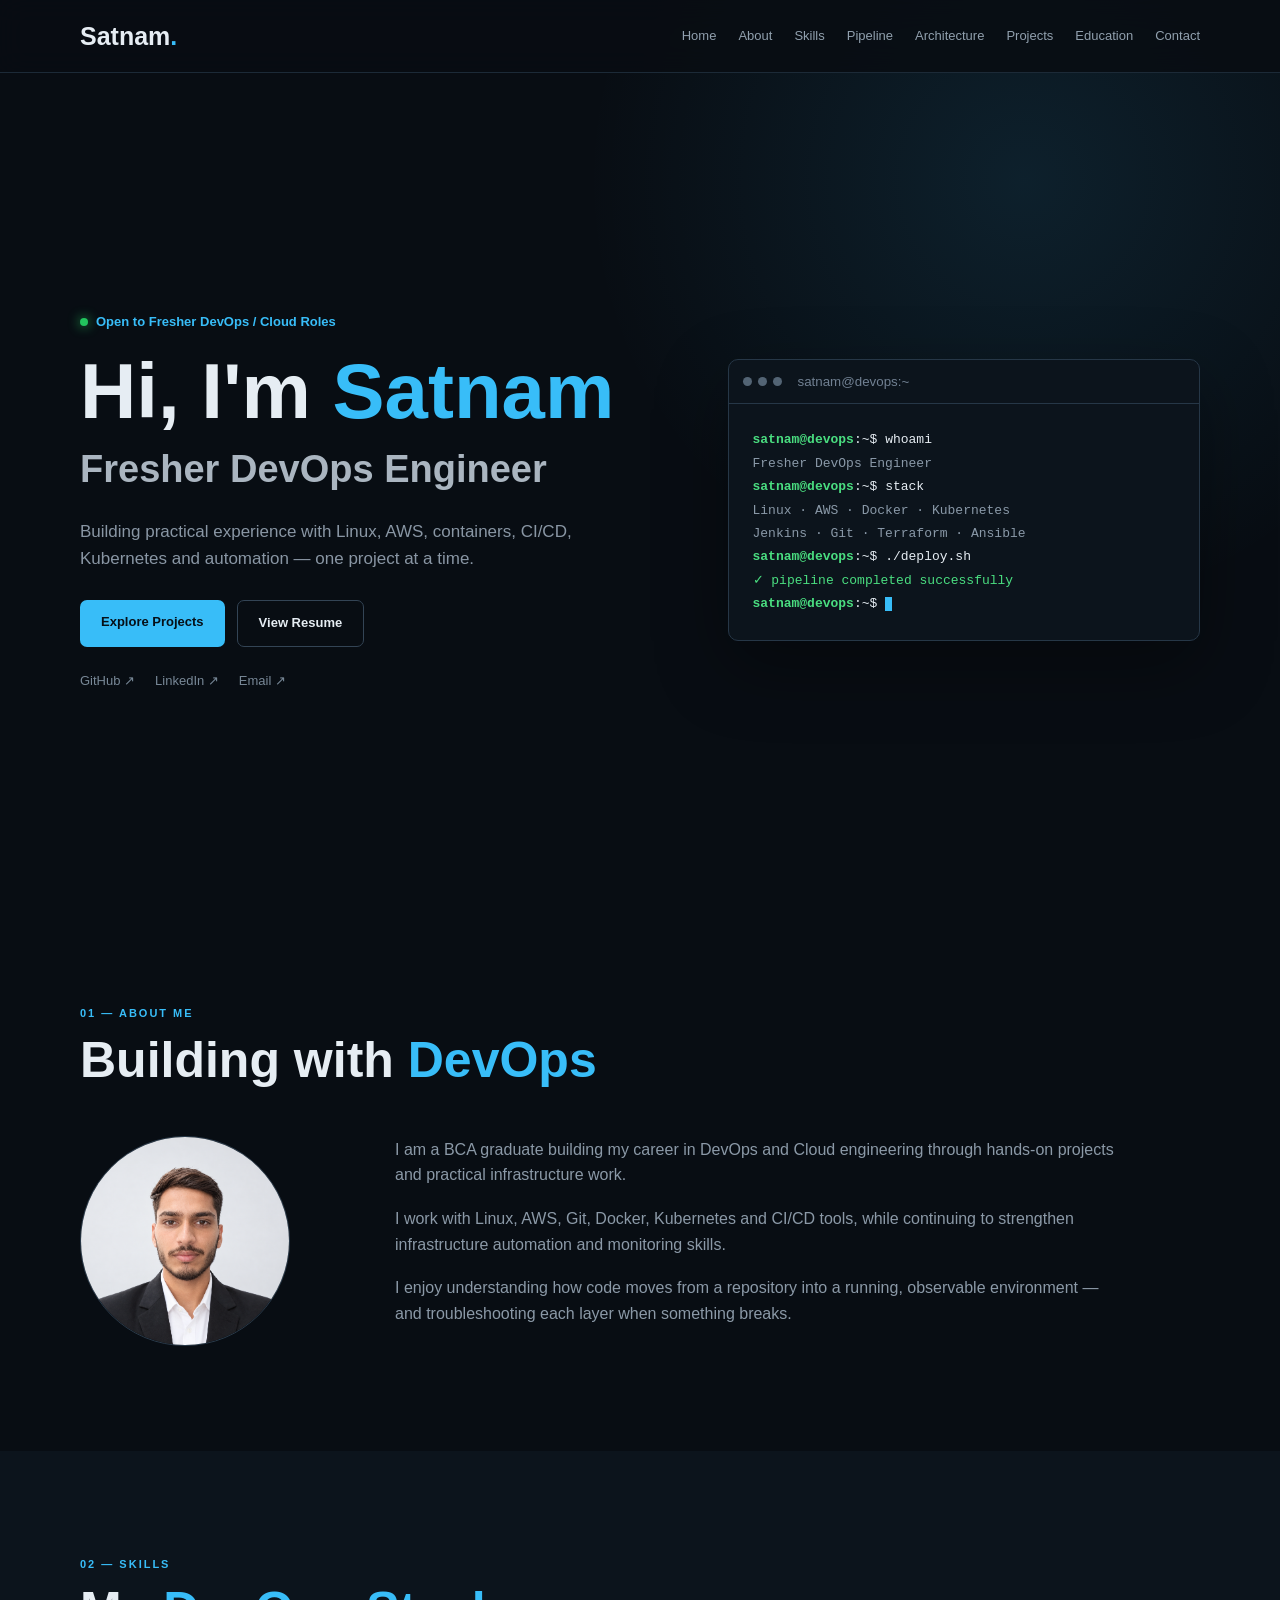
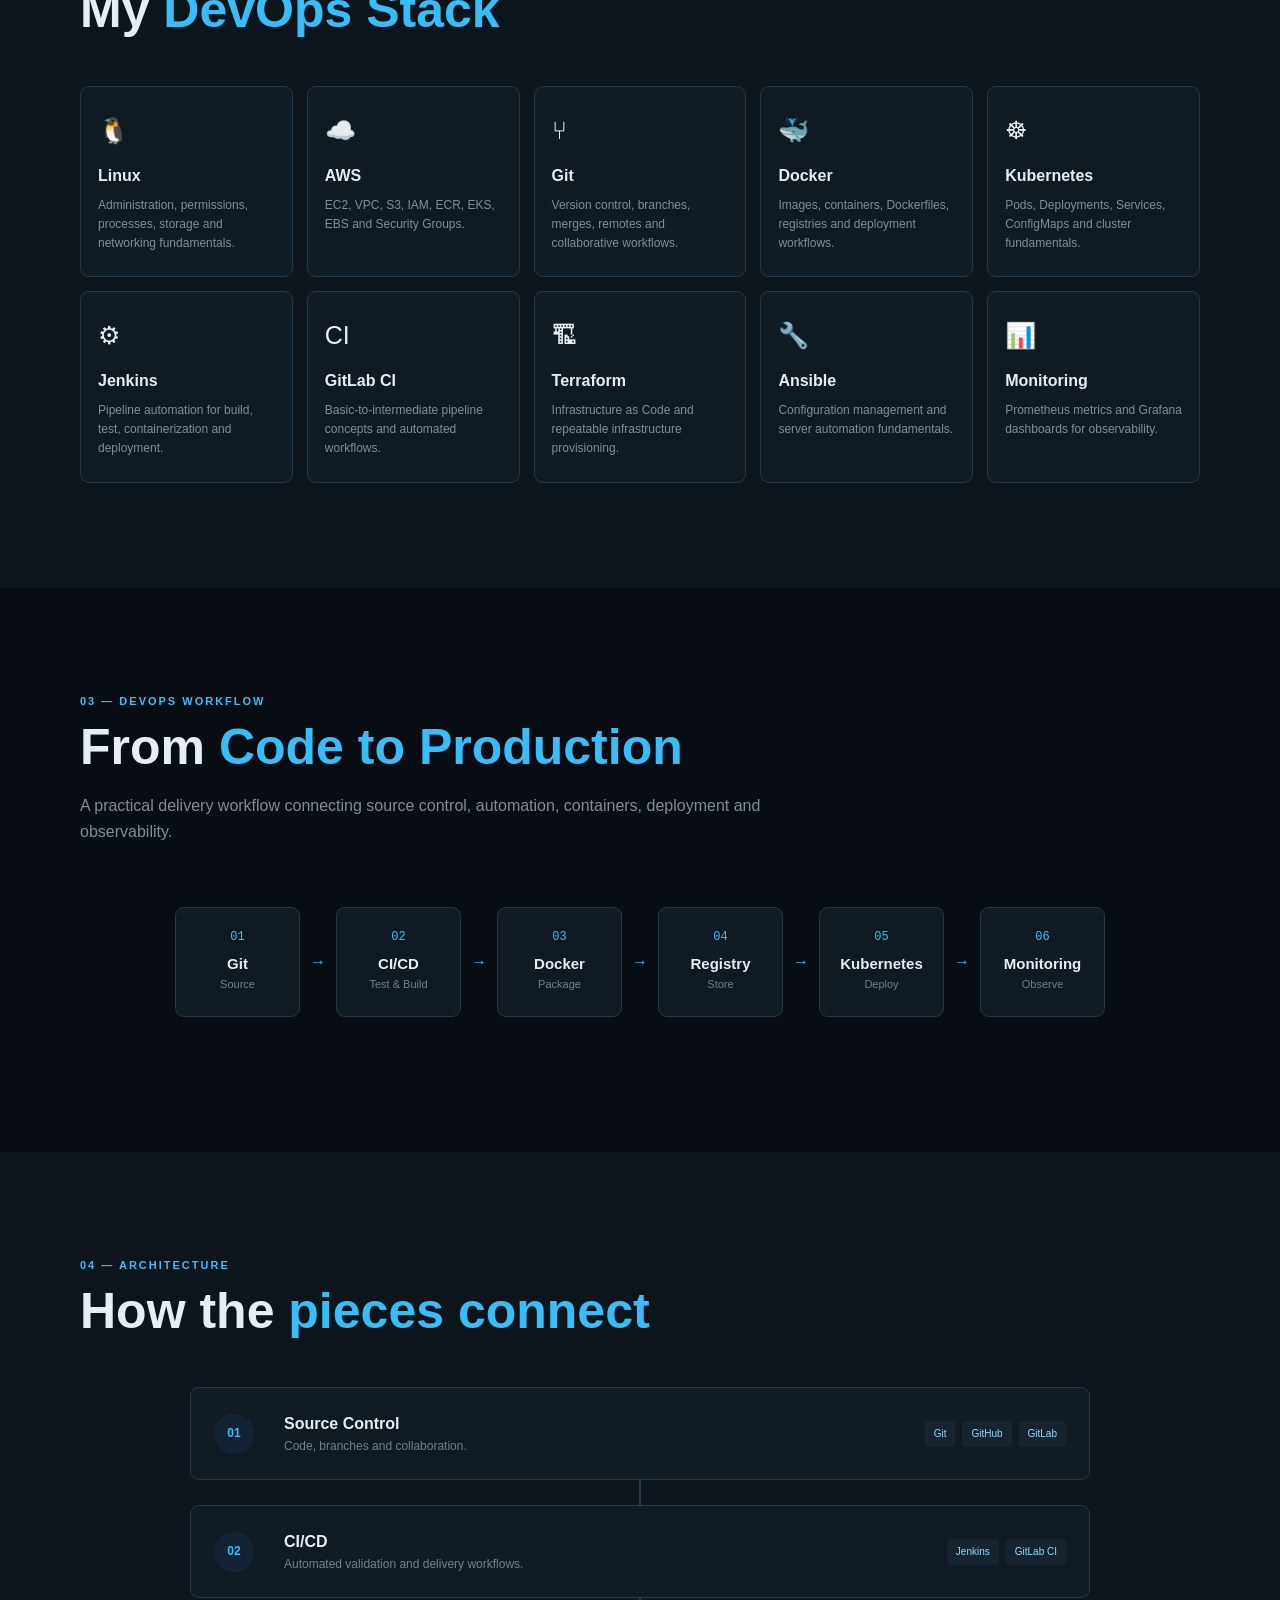
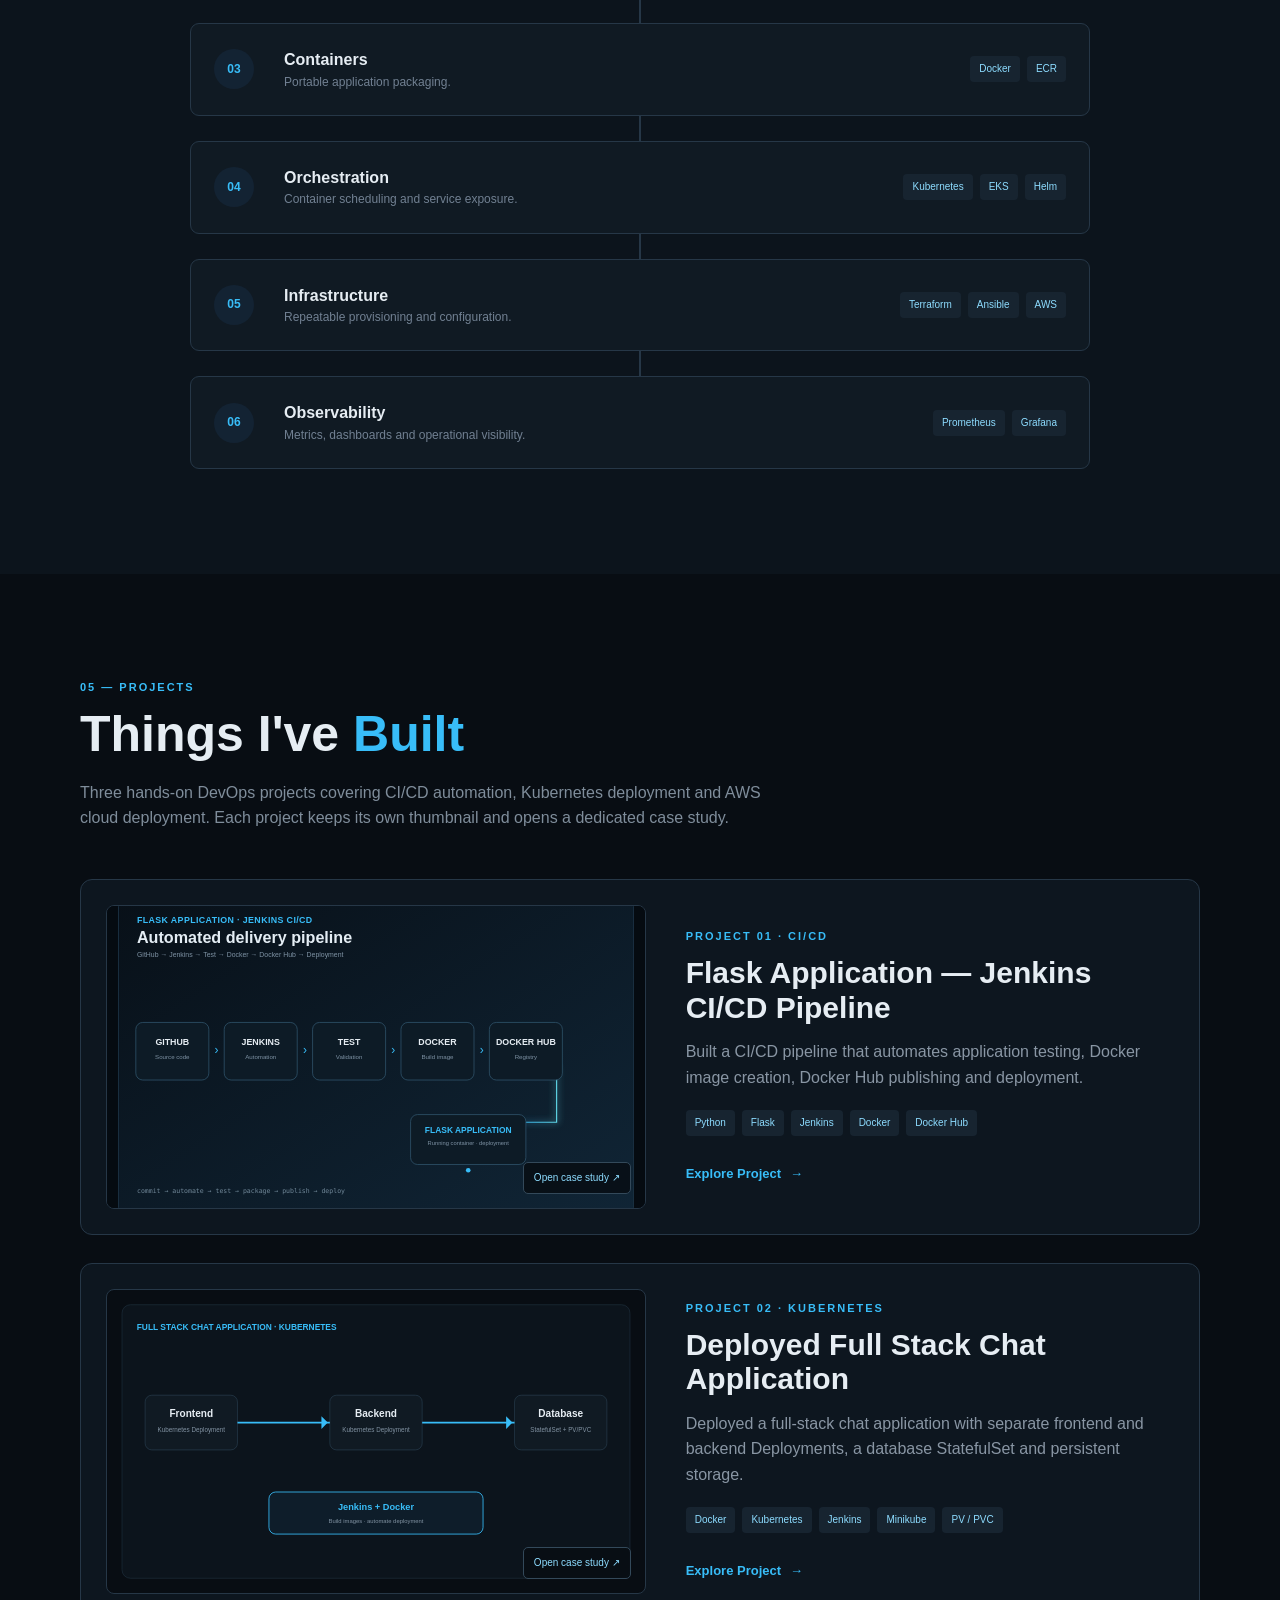
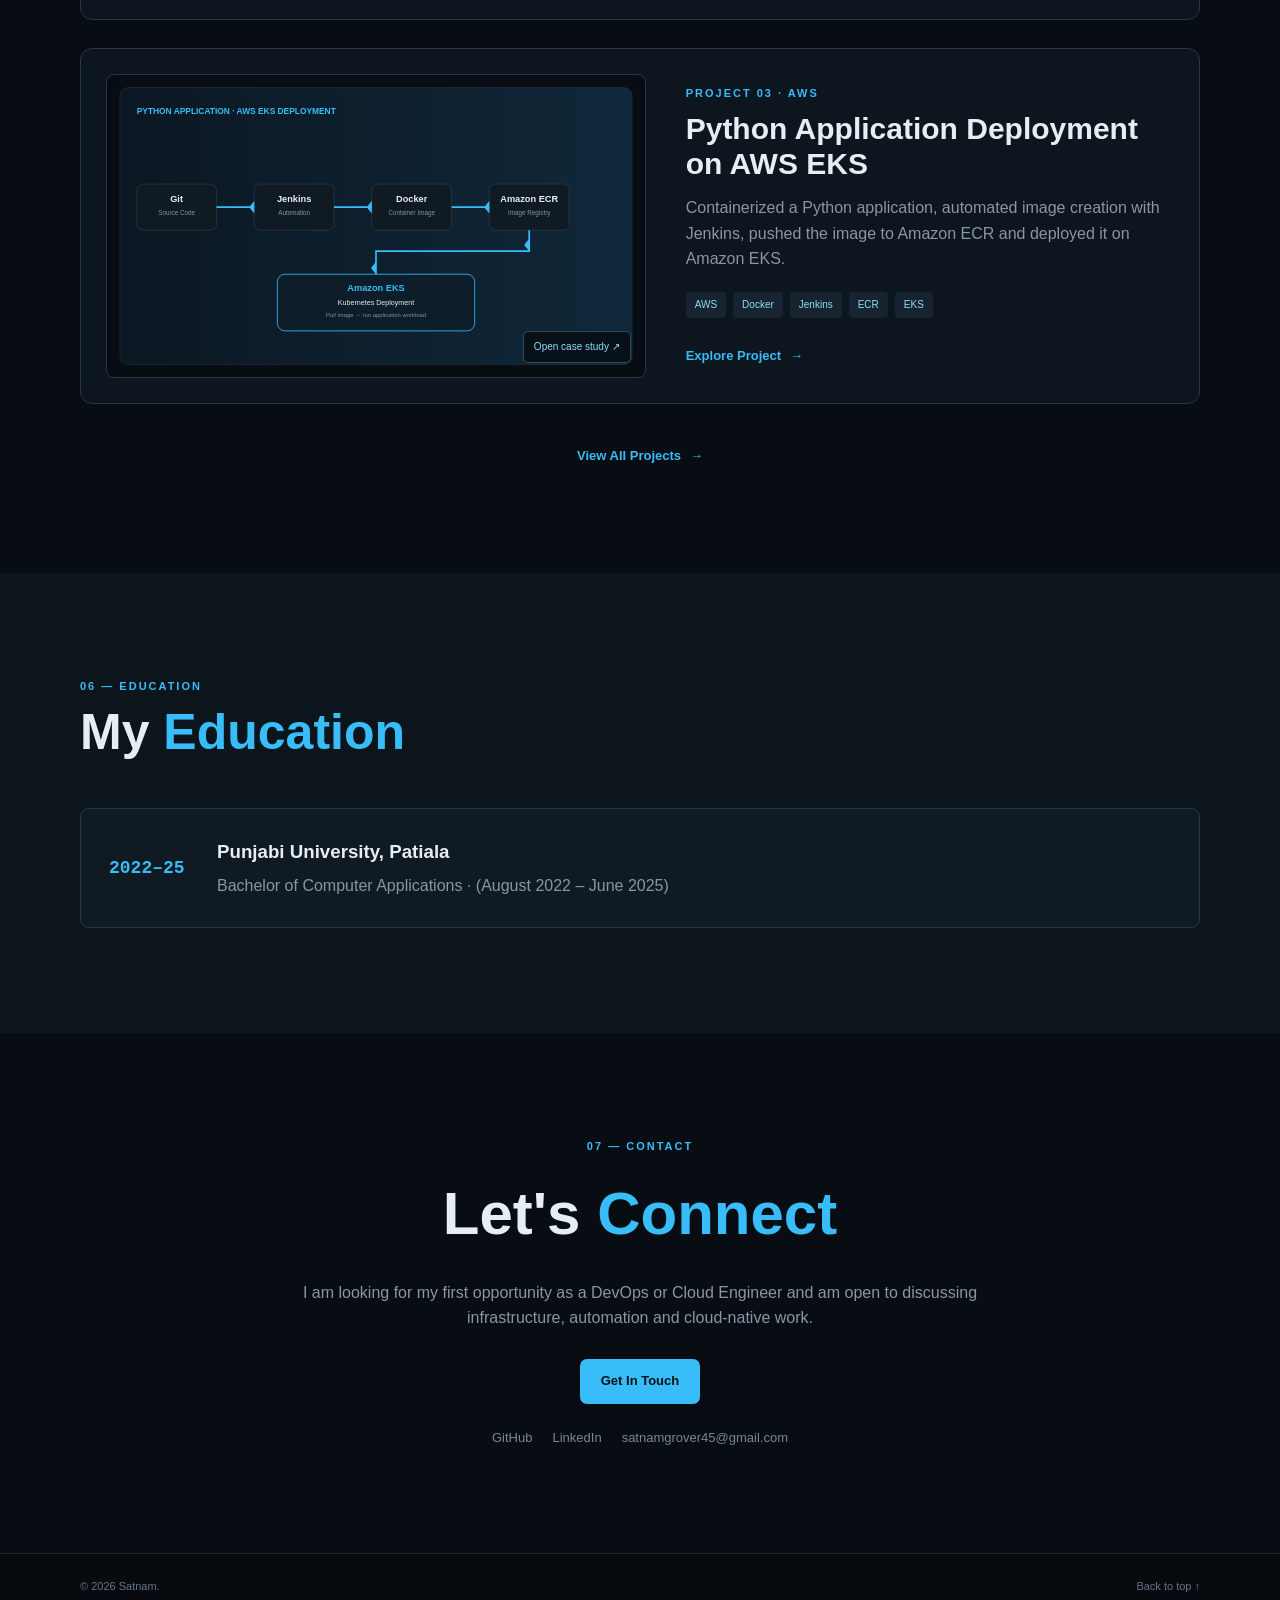
<file: index.html>
<!DOCTYPE html>
<html lang="en">
<head>
<style>
.profile-photo-wrap{position:relative;overflow:hidden;display:flex;align-items:center;justify-content:center;}
.profile-photo{width:100%;height:100%;object-fit:cover;display:block;}
.profile-fallback{position:absolute;inset:0;display:none;align-items:center;justify-content:center;}
</style>

<meta charset="UTF-8">
<meta name="viewport" content="width=device-width, initial-scale=1.0">
<meta name="description" content="Satnam — Fresher DevOps Engineer portfolio featuring CI/CD, Docker, Kubernetes, AWS and monitoring projects.">
<title>Satnam | DevOps Engineer</title>
<link rel="stylesheet" href="style.css">
</head>
<body>
<header class="navbar">
  <div class="container nav-container">
    <a href="#home" class="logo">Satnam<span>.</span></a>
    <nav class="nav-links" id="navLinks">
      <a href="#home">Home</a><a href="#about">About</a><a href="#skills">Skills</a>
      <a href="#pipeline">Pipeline</a><a href="#architecture">Architecture</a>
      <a href="#projects">Projects</a><a href="#education">Education</a><a href="#contact">Contact</a>
    </nav>
    <button class="menu-btn" id="menuBtn" aria-label="Open menu">☰</button>
  </div>
</header>

<main>
<section id="home" class="hero">
  <div class="container hero-container">
    <div class="hero-content reveal">
      <p class="eyebrow"><span class="status-dot"></span> Open to Fresher DevOps / Cloud Roles</p>
      <h1>Hi, I'm <span>Satnam</span></h1>
      <h2>Fresher DevOps Engineer</h2>
      <p class="hero-description">Building practical experience with Linux, AWS, containers, CI/CD, Kubernetes and automation — one project at a time.</p>
      <div class="hero-buttons">
        <a href="#projects" class="btn btn-primary">Explore Projects</a>
        <a href="assets/resume.pdf" class="btn btn-secondary" target="_blank">View Resume</a>
      </div>
      <div class="social-links">
        <a href="https://github.com/satnamgrover" target="_blank" rel="noopener">GitHub ↗</a>
        <a href="https://www.linkedin.com/in/satnamgrover" target="_blank" rel="noopener">LinkedIn ↗</a>
        <a href="mailto:satnamgrover45@gmail.com">Email ↗</a>
      </div>
    </div>
    <div class="hero-terminal reveal">
      <div class="terminal">
        <div class="terminal-header"><div class="terminal-dots"><i></i><i></i><i></i></div><small>satnam@devops:~</small></div>
        <div class="terminal-body">
          <p><b>satnam@devops</b>:~$ whoami</p><p class="muted">Fresher DevOps Engineer</p>
          <p><b>satnam@devops</b>:~$ stack</p><p class="muted">Linux · AWS · Docker · Kubernetes</p>
          <p class="muted">Jenkins · Git · Terraform · Ansible</p>
          <p><b>satnam@devops</b>:~$ ./deploy.sh</p><p class="success">✓ pipeline completed successfully</p>
          <p><b>satnam@devops</b>:~$ <span class="cursor"></span></p>
        </div>
      </div>
    </div>
  </div>
</section>

<section id="about" class="section">
  <div class="container">
    <div class="section-heading"><p class="section-label">01 — ABOUT ME</p><h2>Building with <span>DevOps</span></h2></div>
    <div class="about-content">
      <div class="profile-placeholder profile-photo-wrap">
        <img class="profile-photo" src="assets/profile/satnam-profile.png" alt="Satnam — DevOps Engineer" onerror="this.style.display='none'; this.nextElementSibling.style.display='flex';">
        <span class="profile-fallback">SN</span>
      </div>
      <div class="about-text">
        <p>I am a BCA graduate building my career in DevOps and Cloud engineering through hands-on projects and practical infrastructure work.</p>
        <p>I work with Linux, AWS, Git, Docker, Kubernetes and CI/CD tools, while continuing to strengthen infrastructure automation and monitoring skills.</p>
        <p>I enjoy understanding how code moves from a repository into a running, observable environment — and troubleshooting each layer when something breaks.</p>
      </div>
    </div>
  </div>
</section>

<section id="skills" class="section section-dark">
  <div class="container">
    <div class="section-heading"><p class="section-label">02 — SKILLS</p><h2>My <span>DevOps Stack</span></h2></div>
    <div class="skills-grid">
      <div class="skill-card"><div class="skill-icon">🐧</div><h3>Linux</h3><p>Administration, permissions, processes, storage and networking fundamentals.</p></div>
      <div class="skill-card"><div class="skill-icon">☁️</div><h3>AWS</h3><p>EC2, VPC, S3, IAM, ECR, EKS, EBS and Security Groups.</p></div>
      <div class="skill-card"><div class="skill-icon">⑂</div><h3>Git</h3><p>Version control, branches, merges, remotes and collaborative workflows.</p></div>
      <div class="skill-card"><div class="skill-icon">🐳</div><h3>Docker</h3><p>Images, containers, Dockerfiles, registries and deployment workflows.</p></div>
      <div class="skill-card"><div class="skill-icon">☸</div><h3>Kubernetes</h3><p>Pods, Deployments, Services, ConfigMaps and cluster fundamentals.</p></div>
      <div class="skill-card"><div class="skill-icon">⚙</div><h3>Jenkins</h3><p>Pipeline automation for build, test, containerization and deployment.</p></div>
      <div class="skill-card"><div class="skill-icon">CI</div><h3>GitLab CI</h3><p>Basic-to-intermediate pipeline concepts and automated workflows.</p></div>
      <div class="skill-card"><div class="skill-icon">🏗</div><h3>Terraform</h3><p>Infrastructure as Code and repeatable infrastructure provisioning.</p></div>
      <div class="skill-card"><div class="skill-icon">🔧</div><h3>Ansible</h3><p>Configuration management and server automation fundamentals.</p></div>
      <div class="skill-card"><div class="skill-icon">📊</div><h3>Monitoring</h3><p>Prometheus metrics and Grafana dashboards for observability.</p></div>
    </div>
  </div>
</section>

<section id="pipeline" class="section">
  <div class="container">
    <div class="section-heading"><p class="section-label">03 — DEVOPS WORKFLOW</p><h2>From <span>Code to Production</span></h2><p class="section-intro">A practical delivery workflow connecting source control, automation, containers, deployment and observability.</p></div>
    <div class="pipeline">
      <div class="pipeline-step"><strong>01</strong><h3>Git</h3><p>Source</p></div><b>→</b>
      <div class="pipeline-step"><strong>02</strong><h3>CI/CD</h3><p>Test & Build</p></div><b>→</b>
      <div class="pipeline-step"><strong>03</strong><h3>Docker</h3><p>Package</p></div><b>→</b>
      <div class="pipeline-step"><strong>04</strong><h3>Registry</h3><p>Store</p></div><b>→</b>
      <div class="pipeline-step"><strong>05</strong><h3>Kubernetes</h3><p>Deploy</p></div><b>→</b>
      <div class="pipeline-step"><strong>06</strong><h3>Monitoring</h3><p>Observe</p></div>
    </div>
  </div>
</section>

<section id="architecture" class="section section-dark">
  <div class="container">
    <div class="section-heading"><p class="section-label">04 — ARCHITECTURE</p><h2>How the <span>pieces connect</span></h2></div>
    <div class="architecture">
      <div class="architecture-layer"><strong>01</strong><div><h3>Source Control</h3><p>Code, branches and collaboration.</p></div><div class="chips"><span>Git</span><span>GitHub</span><span>GitLab</span></div></div>
      <div class="architecture-line"></div>
      <div class="architecture-layer"><strong>02</strong><div><h3>CI/CD</h3><p>Automated validation and delivery workflows.</p></div><div class="chips"><span>Jenkins</span><span>GitLab CI</span></div></div>
      <div class="architecture-line"></div>
      <div class="architecture-layer"><strong>03</strong><div><h3>Containers</h3><p>Portable application packaging.</p></div><div class="chips"><span>Docker</span><span>ECR</span></div></div>
      <div class="architecture-line"></div>
      <div class="architecture-layer"><strong>04</strong><div><h3>Orchestration</h3><p>Container scheduling and service exposure.</p></div><div class="chips"><span>Kubernetes</span><span>EKS</span><span>Helm</span></div></div>
      <div class="architecture-line"></div>
      <div class="architecture-layer"><strong>05</strong><div><h3>Infrastructure</h3><p>Repeatable provisioning and configuration.</p></div><div class="chips"><span>Terraform</span><span>Ansible</span><span>AWS</span></div></div>
      <div class="architecture-line"></div>
      <div class="architecture-layer"><strong>06</strong><div><h3>Observability</h3><p>Metrics, dashboards and operational visibility.</p></div><div class="chips"><span>Prometheus</span><span>Grafana</span></div></div>
    </div>
  </div>
</section>

<section id="projects" class="section">
  <div class="container">
    <div class="section-heading"><p class="section-label">05 — PROJECTS</p><h2>Things I've <span>Built</span></h2><p class="section-intro">Three hands-on DevOps projects covering CI/CD automation, Kubernetes deployment and AWS cloud deployment. Each project keeps its own thumbnail and opens a dedicated case study.</p></div>
    <div class="featured-projects">
      <article class="featured-project">
        <a class="project-visual" href="projects/flask-jenkins-cicd.html"><img src="assets/projects/flask-cicd/thumbnail.svg" alt="Flask Jenkins CI/CD pipeline thumbnail"><span class="visual-cta">Open case study ↗</span></a>
        <div class="featured-project-content"><p class="project-label">PROJECT 01 · CI/CD</p><h3>Flask Application — Jenkins CI/CD Pipeline</h3><p>Built a CI/CD pipeline that automates application testing, Docker image creation, Docker Hub publishing and deployment.</p><div class="project-tags"><span>Python</span><span>Flask</span><span>Jenkins</span><span>Docker</span><span>Docker Hub</span></div><a class="project-view-btn" href="projects/flask-jenkins-cicd.html">Explore Project <span>→</span></a></div>
      </article>
      <article class="featured-project">
        <a class="project-visual" href="projects/full-stack-chat-kubernetes.html"><img src="assets/projects/chat-app/architecture.svg" alt="Full stack chat Kubernetes architecture thumbnail"><span class="visual-cta">Open case study ↗</span></a>
        <div class="featured-project-content"><p class="project-label">PROJECT 02 · KUBERNETES</p><h3>Deployed Full Stack Chat Application</h3><p>Deployed a full-stack chat application with separate frontend and backend Deployments, a database StatefulSet and persistent storage.</p><div class="project-tags"><span>Docker</span><span>Kubernetes</span><span>Jenkins</span><span>Minikube</span><span>PV / PVC</span></div><a class="project-view-btn" href="projects/full-stack-chat-kubernetes.html">Explore Project <span>→</span></a></div>
      </article>
      <article class="featured-project">
        <a class="project-visual" href="projects/python-aws-eks.html"><img src="assets/projects/eks/architecture.svg" alt="Python application AWS EKS architecture thumbnail"><span class="visual-cta">Open case study ↗</span></a>
        <div class="featured-project-content"><p class="project-label">PROJECT 03 · AWS</p><h3>Python Application Deployment on AWS EKS</h3><p>Containerized a Python application, automated image creation with Jenkins, pushed the image to Amazon ECR and deployed it on Amazon EKS.</p><div class="project-tags"><span>AWS</span><span>Docker</span><span>Jenkins</span><span>ECR</span><span>EKS</span></div><a class="project-view-btn" href="projects/python-aws-eks.html">Explore Project <span>→</span></a></div>
      </article>
    </div>
    <div class="center"><a class="project-view-btn" href="projects.html">View All Projects <span>→</span></a></div>
  </div>
</section>
<section id="education" class="section section-dark">
  <div class="container">
    <div class="section-heading"><p class="section-label">06 — EDUCATION</p><h2>My <span>Education</span></h2></div>
    <div class="education-card">
      <div class="education-year">2022–25</div>
      <div><h3>Punjabi University, Patiala</h3><p>Bachelor of Computer Applications · (August 2022 – June 2025)</p></div>
    </div>
  </div>
</section>

<section id="contact" class="section contact-section">
  <div class="container contact-content">
    <p class="section-label">07 — CONTACT</p><h2>Let's <span>Connect</span></h2>
    <p>I am looking for my first opportunity as a DevOps or Cloud Engineer and am open to discussing infrastructure, automation and cloud-native work.</p>
    <a class="btn btn-primary" href="mailto:satnamgrover27@gmail.com">Get In Touch</a>
    <div class="contact-links"><a href="https://github.com/satnamgrover" target="_blank">GitHub</a><a href="https://www.linkedin.com/in/satnamgrover" target="_blank">LinkedIn</a><a href="mailto:satnamgrover27@gmail.com">satnamgrover45@gmail.com</a></div>
  </div>
</section>
</main>

<footer><div class="container footer-content"><p>© 2026 Satnam.</p><a href="#home">Back to top ↑</a></div></footer>
<script src="script.js"></script>
</body>
</html>
</file>
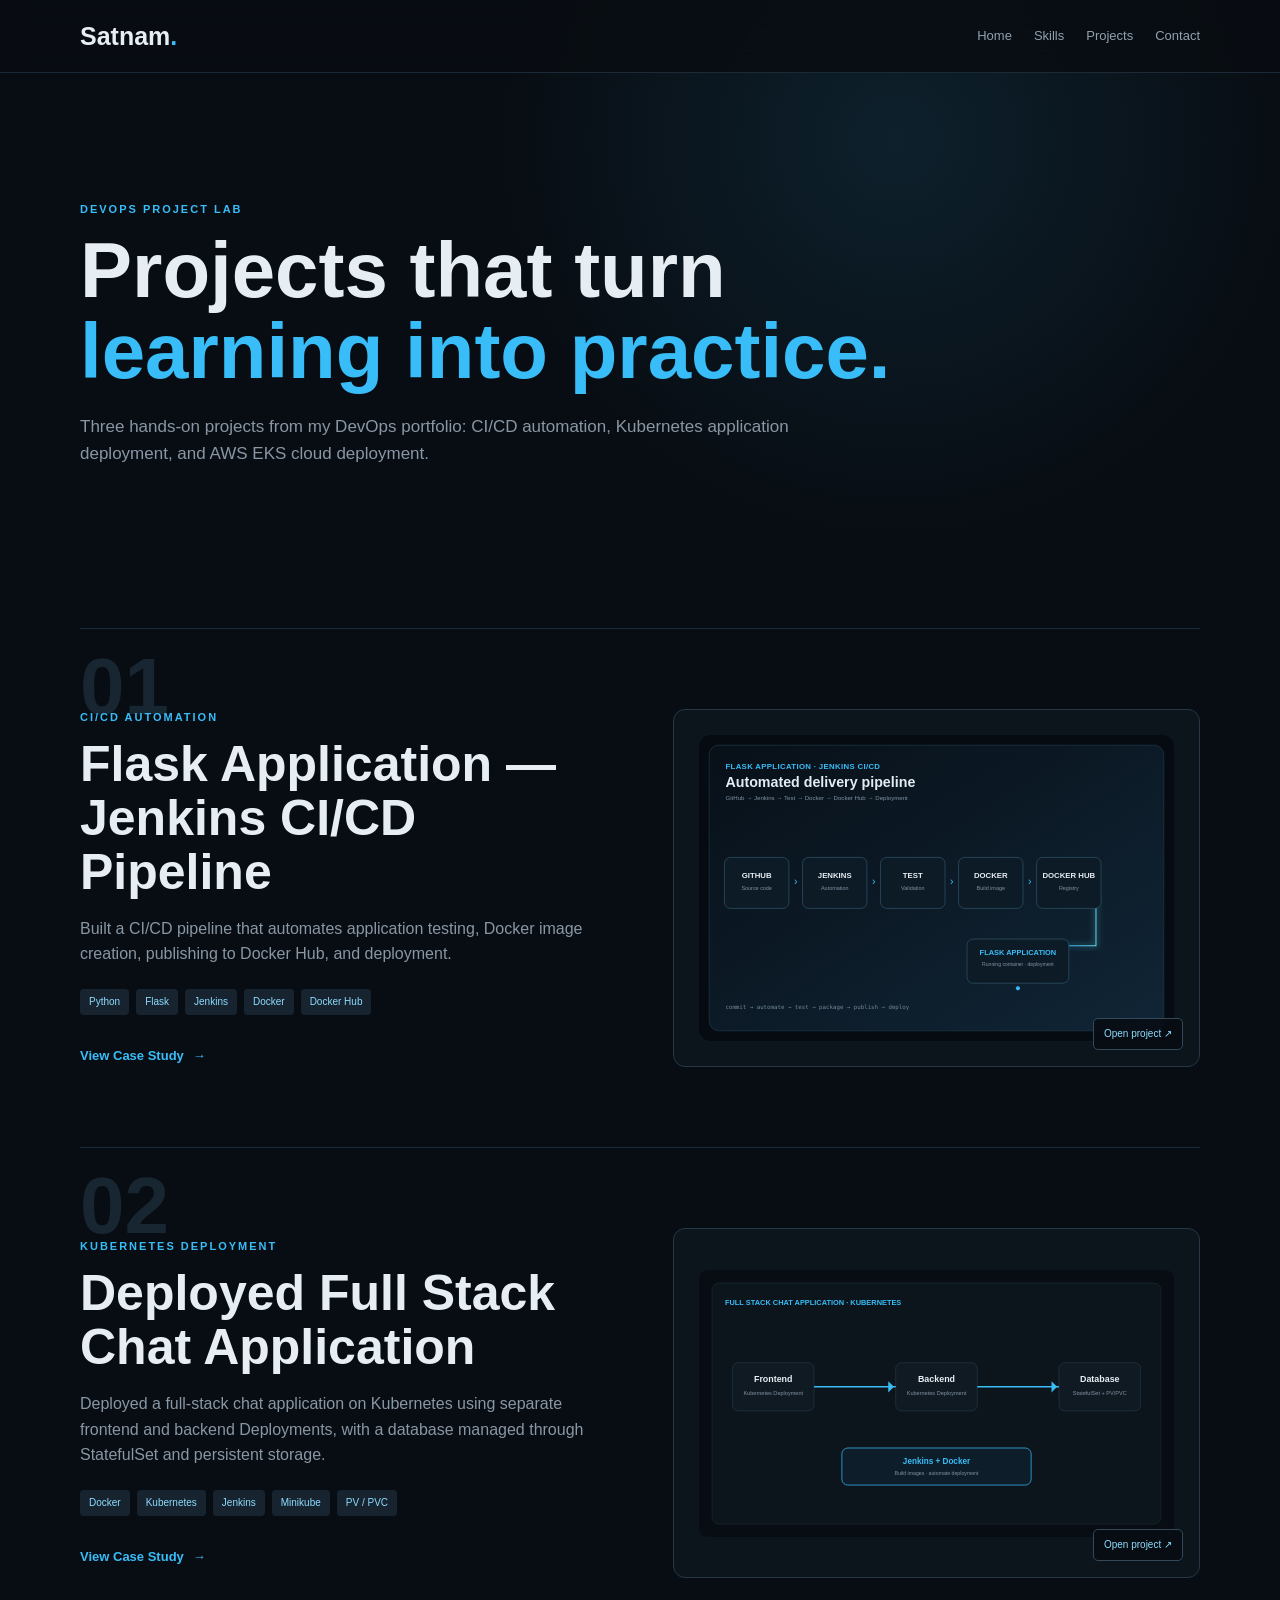
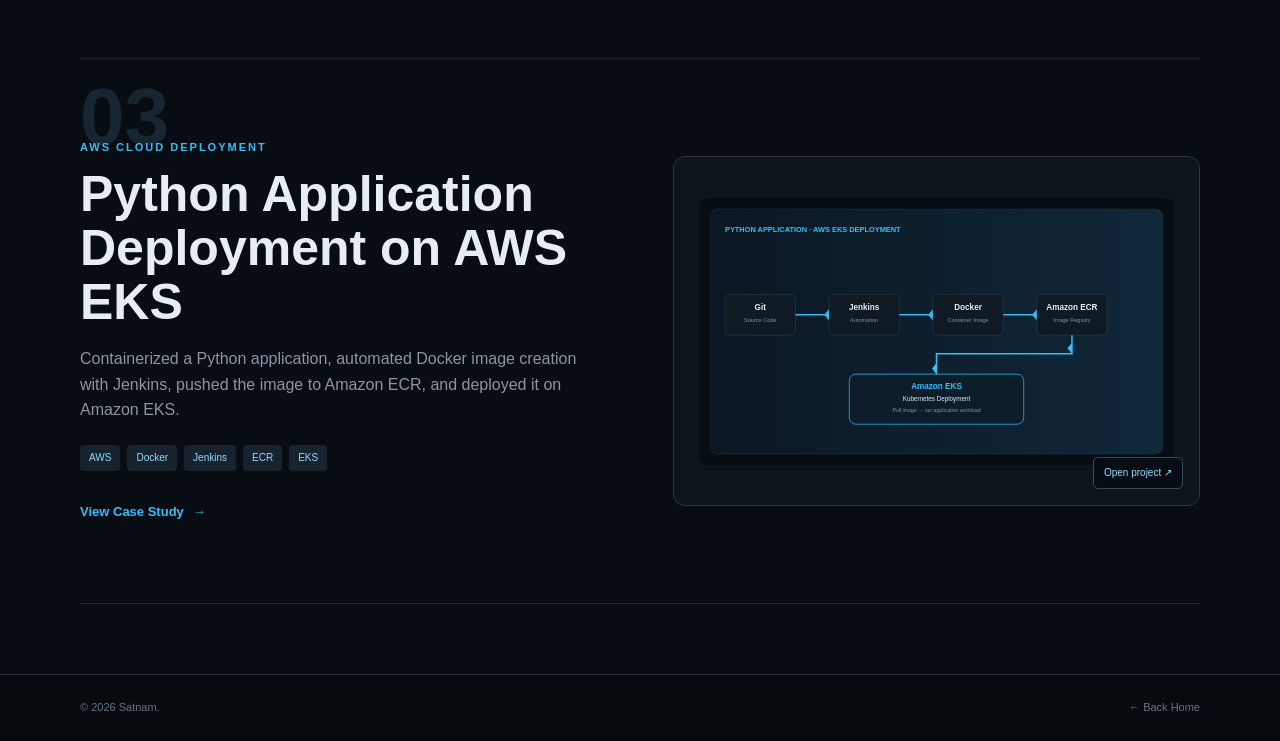
<file: projects.html>
<!DOCTYPE html>
<html lang="en">
<head>
<meta charset="UTF-8"><meta name="viewport" content="width=device-width, initial-scale=1.0">
<meta name="description" content="Satnam's DevOps project case studies covering CI/CD, Kubernetes and AWS EKS.">
<title>Projects | Satnam</title>
<link rel="stylesheet" href="style.css"><link rel="stylesheet" href="projects.css">
</head>
<body>
<header class="navbar"><div class="container nav-container"><a href="index.html" class="logo">Satnam<span>.</span></a><nav class="nav-links"><a href="index.html#home">Home</a><a href="index.html#skills">Skills</a><a href="projects.html">Projects</a><a href="index.html#contact">Contact</a></nav><button class="menu-btn" id="menuBtn">☰</button></div></header>
<main>
<section class="projects-hero"><div class="container"><p class="section-label">DEVOPS PROJECT LAB</p><h1>Projects that turn <span>learning into practice.</span></h1><p>Three hands-on projects from my DevOps portfolio: CI/CD automation, Kubernetes application deployment, and AWS EKS cloud deployment.</p></div></section>
<section class="projects-list"><div class="container">
<article class="project-showcase">
  <div class="showcase-number">01</div>
  <div class="showcase-content"><p class="project-label">CI/CD AUTOMATION</p><h2>Flask Application — Jenkins CI/CD Pipeline</h2><p class="showcase-description">Built a CI/CD pipeline that automates application testing, Docker image creation, publishing to Docker Hub, and deployment.</p><div class="showcase-stack"><span>Python</span><span>Flask</span><span>Jenkins</span><span>Docker</span><span>Docker Hub</span></div><a href="projects/flask-jenkins-cicd.html" class="project-view-btn">View Case Study <span>→</span></a></div>
  <a class="showcase-visual" href="projects/flask-jenkins-cicd.html"><img src="assets/projects/flask-cicd/thumbnail.svg" alt="Flask Jenkins CI/CD pipeline thumbnail"><span class="visual-cta">Open project ↗</span></a>
</article>
<article class="project-showcase">
  <div class="showcase-number">02</div>
  <div class="showcase-content"><p class="project-label">KUBERNETES DEPLOYMENT</p><h2>Deployed Full Stack Chat Application</h2><p class="showcase-description">Deployed a full-stack chat application on Kubernetes using separate frontend and backend Deployments, with a database managed through StatefulSet and persistent storage.</p><div class="showcase-stack"><span>Docker</span><span>Kubernetes</span><span>Jenkins</span><span>Minikube</span><span>PV / PVC</span></div><a href="projects/full-stack-chat-kubernetes.html" class="project-view-btn">View Case Study <span>→</span></a></div>
  <a class="showcase-visual" href="projects/full-stack-chat-kubernetes.html"><img src="assets/projects/chat-app/architecture.svg" alt="Full stack chat Kubernetes architecture thumbnail"><span class="visual-cta">Open project ↗</span></a>
</article>
<article class="project-showcase">
  <div class="showcase-number">03</div>
  <div class="showcase-content"><p class="project-label">AWS CLOUD DEPLOYMENT</p><h2>Python Application Deployment on AWS EKS</h2><p class="showcase-description">Containerized a Python application, automated Docker image creation with Jenkins, pushed the image to Amazon ECR, and deployed it on Amazon EKS.</p><div class="showcase-stack"><span>AWS</span><span>Docker</span><span>Jenkins</span><span>ECR</span><span>EKS</span></div><a href="projects/python-aws-eks.html" class="project-view-btn">View Case Study <span>→</span></a></div>
  <a class="showcase-visual" href="projects/python-aws-eks.html"><img src="assets/projects/eks/architecture.svg" alt="Python application AWS EKS architecture thumbnail"><span class="visual-cta">Open project ↗</span></a>
</article>
</div></section>
</main>
<footer><div class="container footer-content"><p>© 2026 Satnam.</p><a href="index.html">← Back Home</a></div></footer>
<script src="script.js"></script></body></html>
</file>
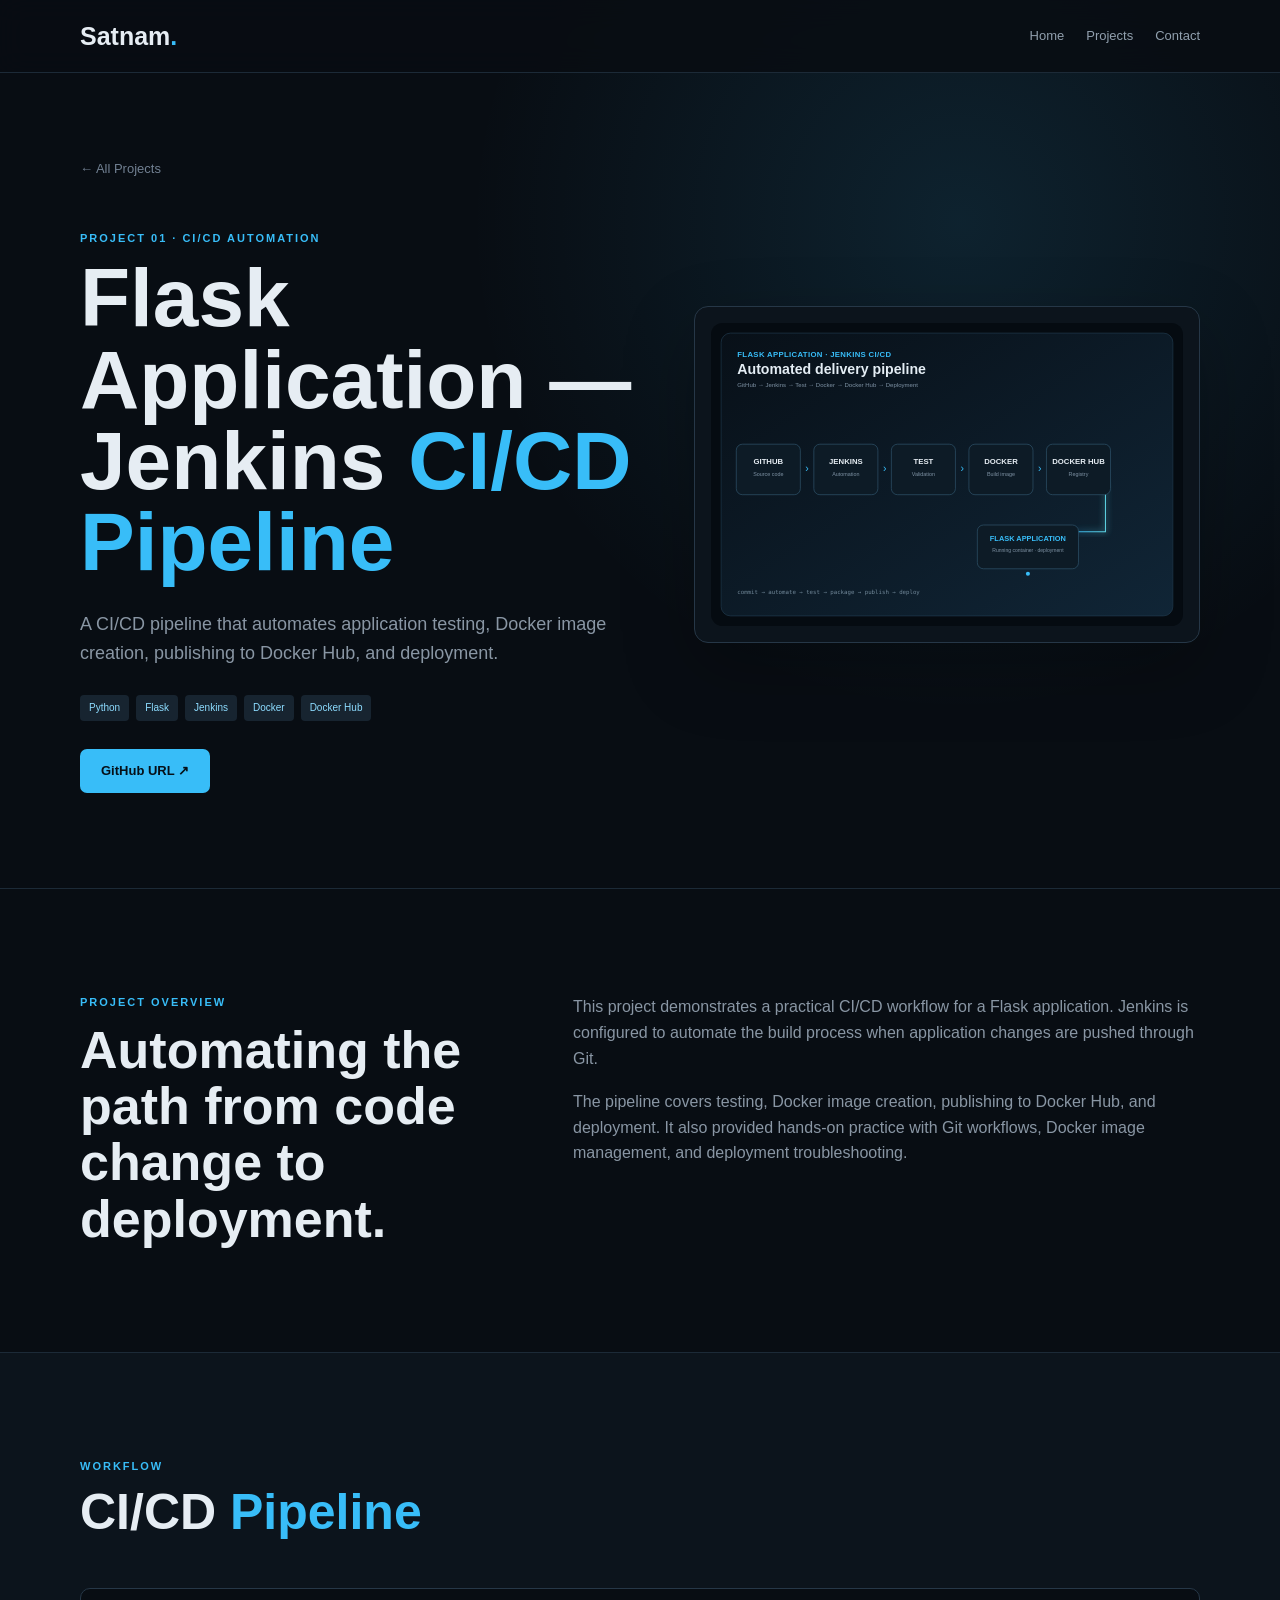
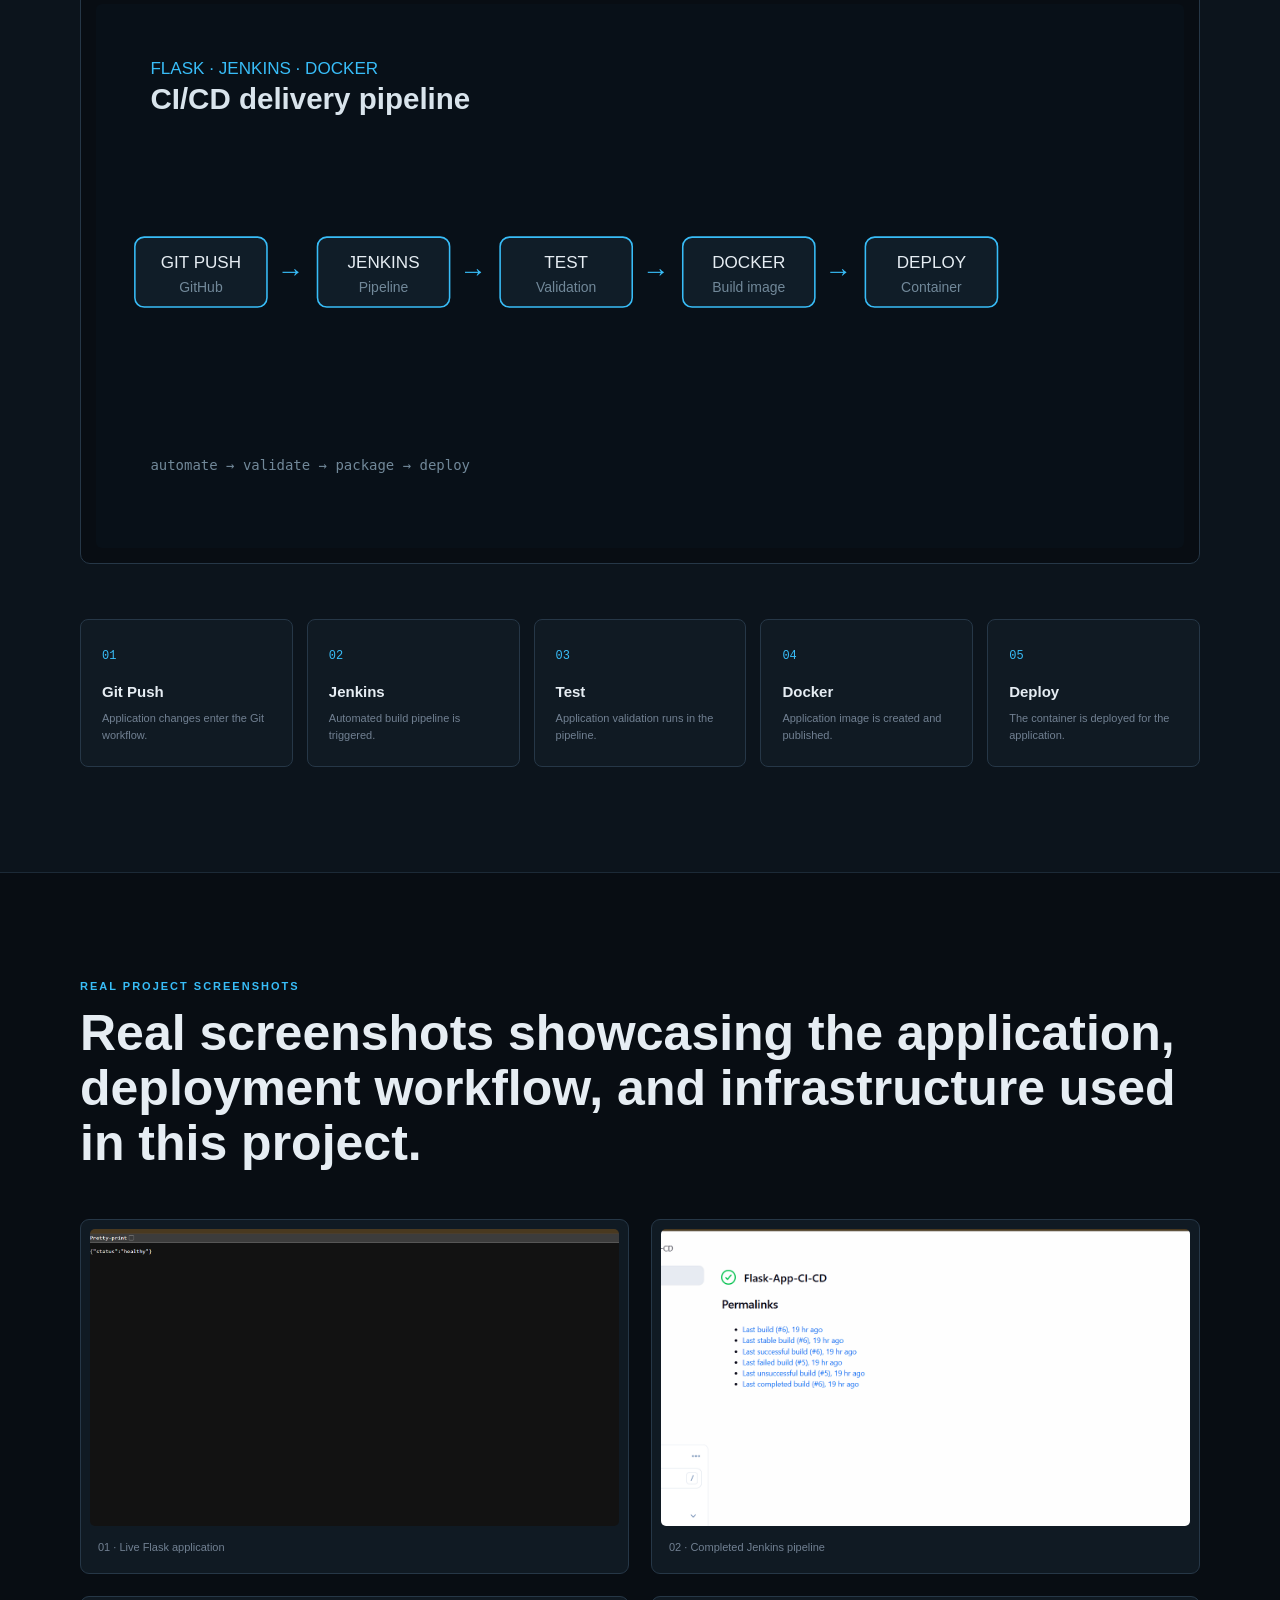
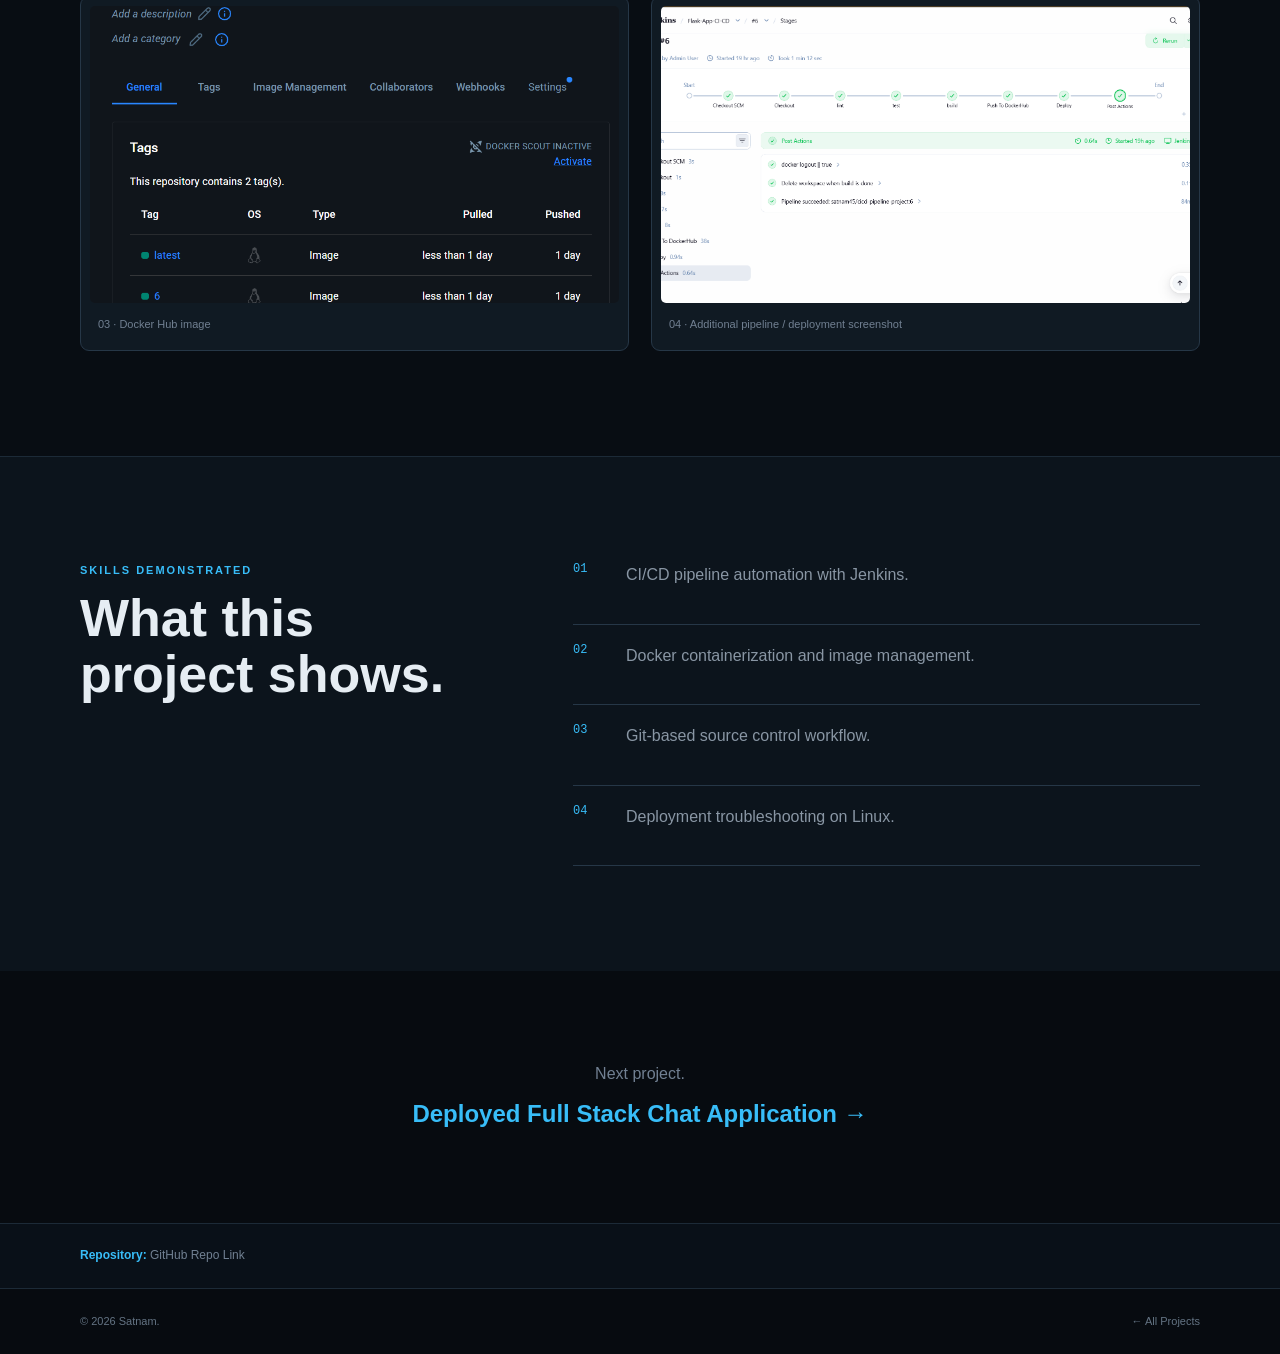
<file: projects/flask-jenkins-cicd.html>
<!DOCTYPE html>
<html lang="en"><head><meta charset="UTF-8"><meta name="viewport" content="width=device-width, initial-scale=1.0"><meta name="description" content="Flask Application Jenkins CI/CD Pipeline case study by Satnam."><title>Flask Jenkins CI/CD | Satnam</title><link rel="stylesheet" href="../style.css"><link rel="stylesheet" href="../projects.css"></head>
<body>
<header class="navbar"><div class="container nav-container"><a href="../index.html" class="logo">Satnam<span>.</span></a><nav class="nav-links"><a href="../index.html">Home</a><a href="../projects.html">Projects</a><a href="../index.html#contact">Contact</a></nav><button class="menu-btn" id="menuBtn">☰</button></div></header>
<main>
<section class="project-detail-hero"><div class="container project-hero-grid"><div><a href="../projects.html" class="back-projects">← All Projects</a><p class="project-label">PROJECT 01 · CI/CD AUTOMATION</p><h1>Flask Application — Jenkins <span>CI/CD Pipeline</span></h1><p class="project-detail-intro">A CI/CD pipeline that automates application testing, Docker image creation, publishing to Docker Hub, and deployment.</p><div class="showcase-stack"><span>Python</span><span>Flask</span><span>Jenkins</span><span>Docker</span><span>Docker Hub</span></div><div class="project-actions"><a href="https://github.com/satnamgrover/flask-jenkins-cicd-pipeline.git" class="btn btn-primary">GitHub URL ↗</a></div></div><div class="detail-thumbnail"><img src="../assets/projects/flask-cicd/thumbnail.svg" alt="Flask Jenkins CI/CD project thumbnail"></div></div></section>
<section class="project-detail-section"><div class="container"><div class="detail-grid"><div><p class="section-label">PROJECT OVERVIEW</p><h2>Automating the path from code change to deployment.</h2></div><div><p>This project demonstrates a practical CI/CD workflow for a Flask application. Jenkins is configured to automate the build process when application changes are pushed through Git.</p><p>The pipeline covers testing, Docker image creation, publishing to Docker Hub, and deployment. It also provided hands-on practice with Git workflows, Docker image management, and deployment troubleshooting.</p></div></div></div></section>
<section class="project-detail-section section-dark"><div class="container"><div class="section-heading"><p class="section-label">WORKFLOW</p><h2>CI/CD <span>Pipeline</span></h2></div><div class="architecture-image"><img src="../assets/projects/flask-cicd/pipeline.svg" alt="Flask Jenkins CI/CD pipeline"></div><div class="workflow"><div><strong>01</strong><h3>Git Push</h3><p>Application changes enter the Git workflow.</p></div><div><strong>02</strong><h3>Jenkins</h3><p>Automated build pipeline is triggered.</p></div><div><strong>03</strong><h3>Test</h3><p>Application validation runs in the pipeline.</p></div><div><strong>04</strong><h3>Docker</h3><p>Application image is created and published.</p></div><div><strong>05</strong><h3>Deploy</h3><p>The container is deployed for the application.</p></div></div></div></section>
<section class="project-detail-section"><div class="container"><div class="section-heading"><p class="section-label">REAL PROJECT SCREENSHOTS</p><h2>Real screenshots showcasing the application, deployment workflow, and infrastructure used in this project.</h2></div><div class="project-gallery"><figure><img src="../assets/projects/flask-cicd/Applicatoin.png" alt="Flask application screenshot placeholder"><figcaption>01 · Live Flask application</figcaption></figure><figure><img src="../assets/projects/flask-cicd/jenkins.png" alt="Jenkins pipeline screenshot placeholder"><figcaption>02 · Completed Jenkins pipeline</figcaption></figure><figure><img src="../assets/projects/flask-cicd/Docker.png" alt="Docker Hub screenshot placeholder"><figcaption>03 · Docker Hub image</figcaption></figure><figure><img src="../assets/projects/flask-cicd/pic.png" alt="Flask CI/CD screenshot placeholder"><figcaption>04 · Additional pipeline / deployment screenshot</figcaption></figure></div></div></section>
<section class="project-detail-section section-dark"><div class="container"><div class="detail-grid"><div><p class="section-label">SKILLS DEMONSTRATED</p><h2>What this project shows.</h2></div><div class="learning-list"><div><span>01</span><p>CI/CD pipeline automation with Jenkins.</p></div><div><span>02</span><p>Docker containerization and image management.</p></div><div><span>03</span><p>Git-based source control workflow.</p></div><div><span>04</span><p>Deployment troubleshooting on Linux.</p></div></div></div></div></section>
<section class="project-next"><div class="container"><p>Next project.</p><a href="full-stack-chat-kubernetes.html">Deployed Full Stack Chat Application →</a></div></section>
<section id="repository" class="repo-note"><div class="container"><strong>Repository:</strong><a href="https://github.com/satnamgrover/flask-jenkins-cicd-pipeline.git"> GitHub Repo Link</a></div></section>
</main><footer><div class="container footer-content"><p>© 2026 Satnam.</p><a href="../projects.html">← All Projects</a></div></footer><script src="../script.js"></script></body></html>
</file>
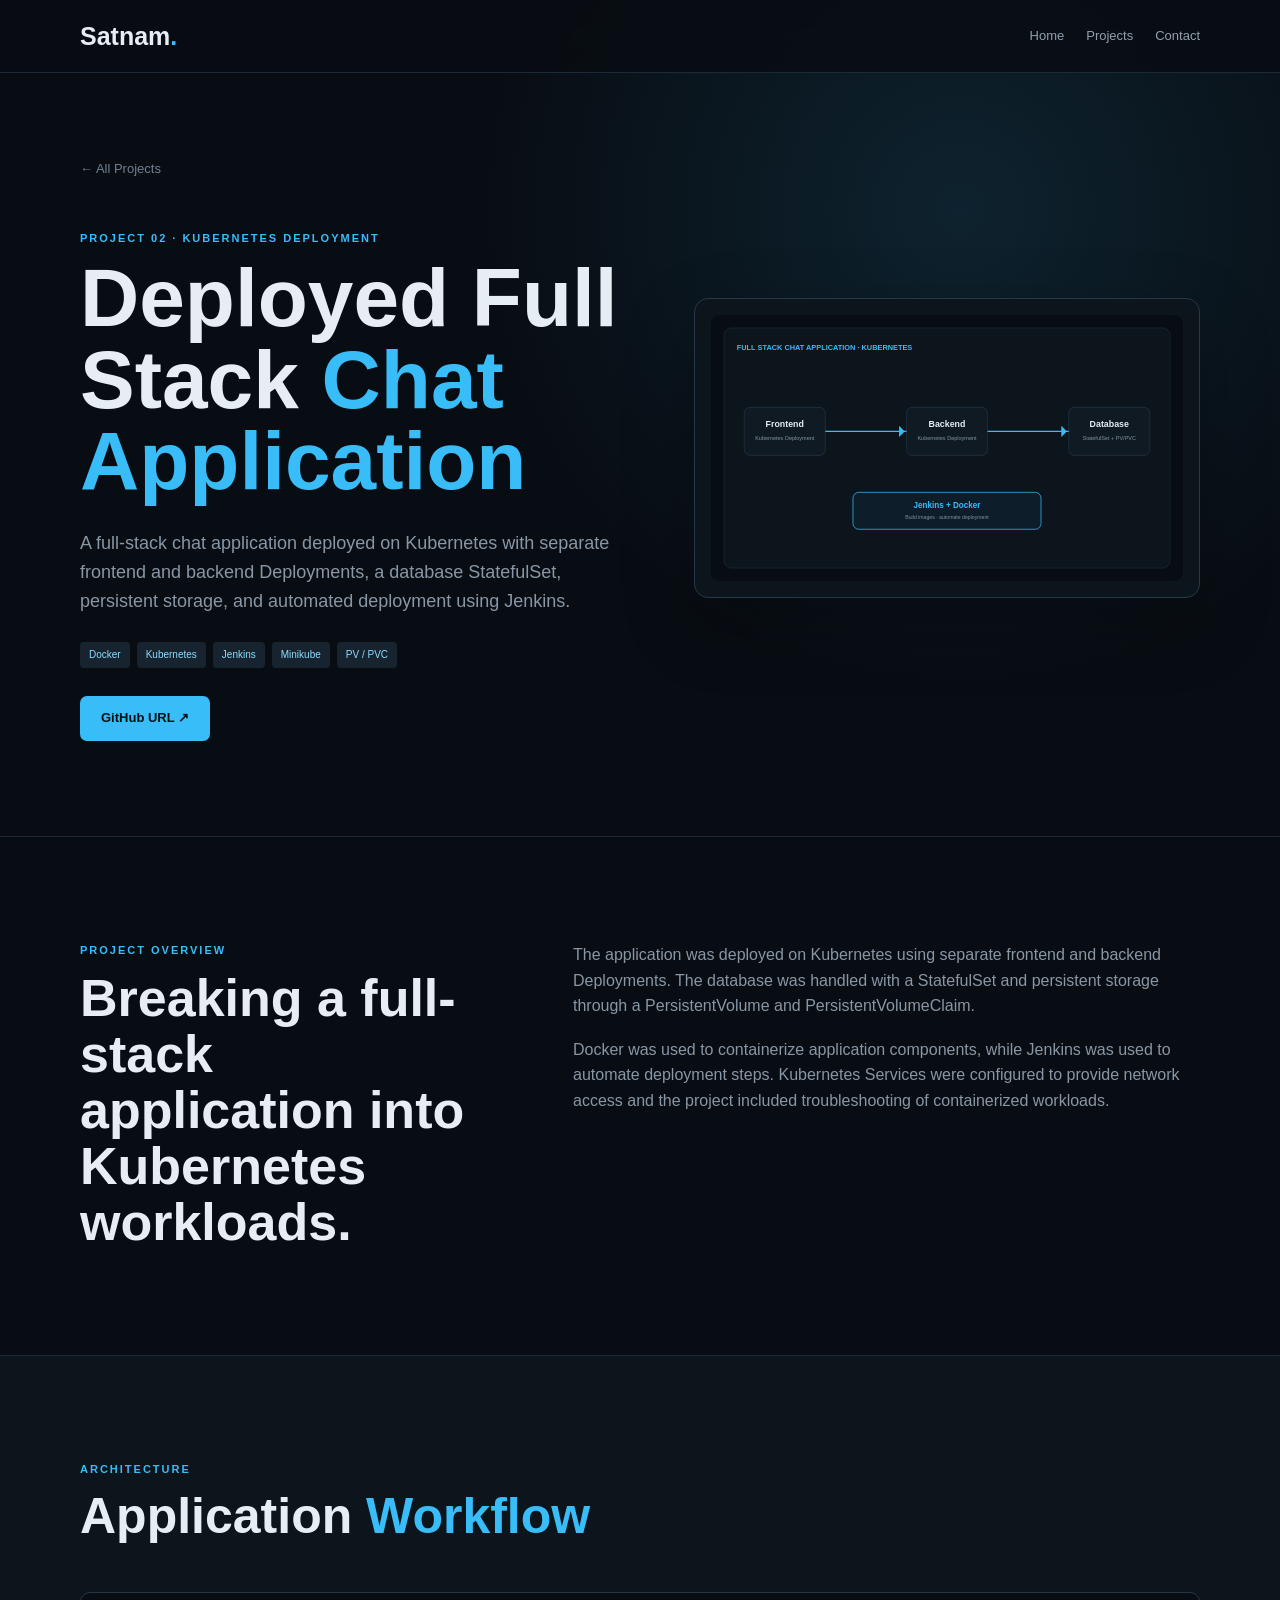
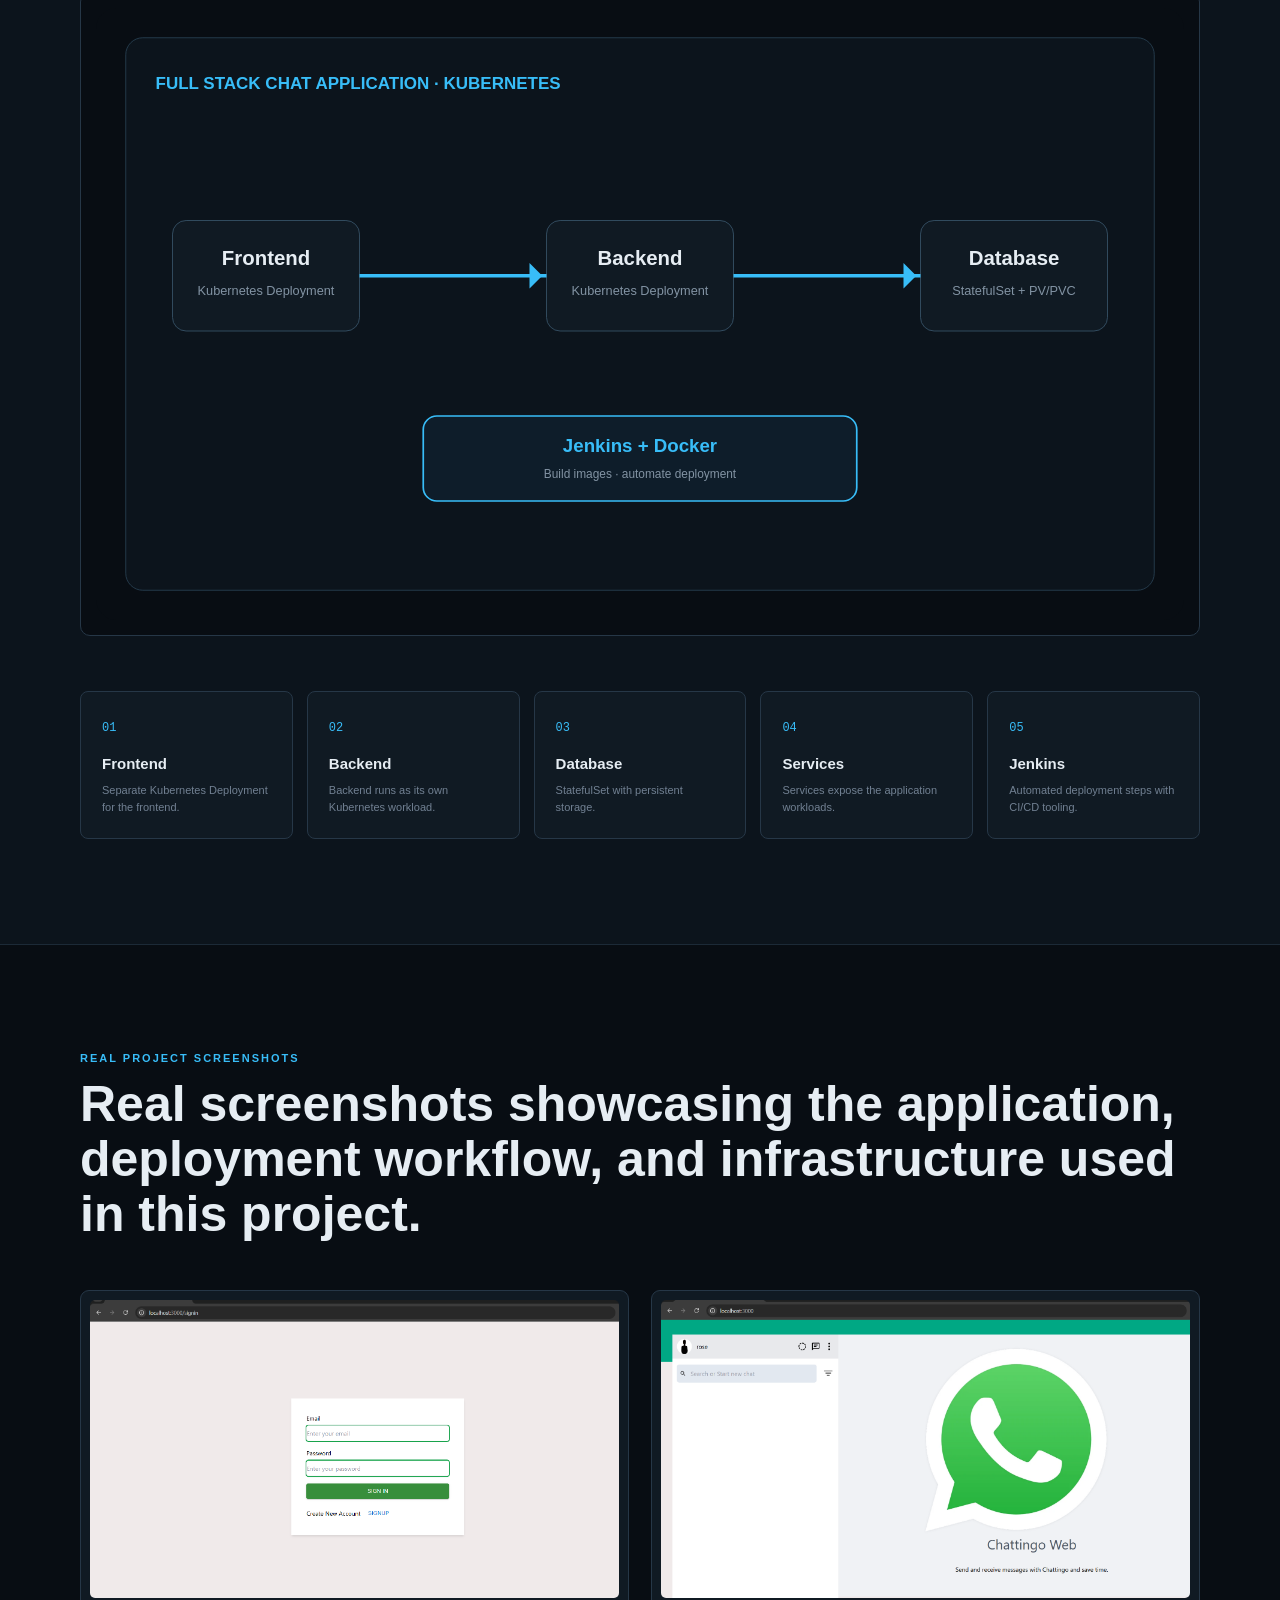
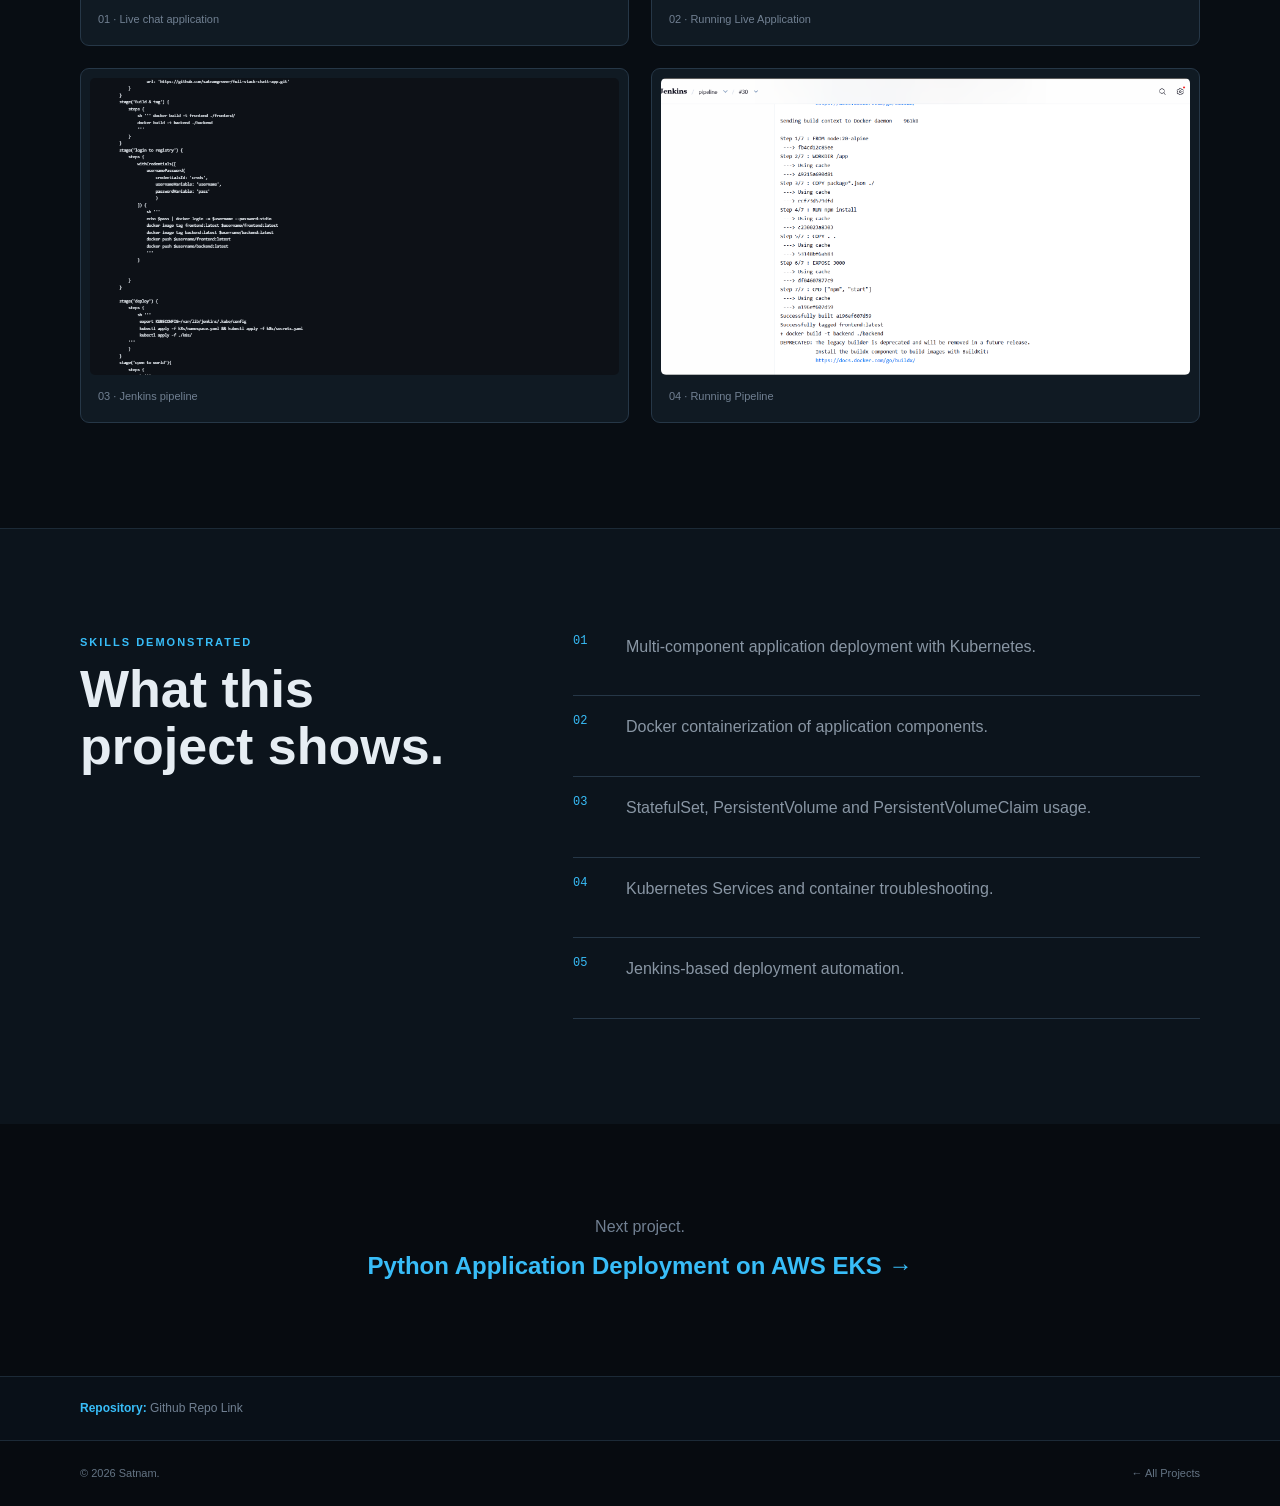
<file: projects/full-stack-chat-kubernetes.html>
<!DOCTYPE html>
<html lang="en"><head><meta charset="UTF-8"><meta name="viewport" content="width=device-width, initial-scale=1.0"><meta name="description" content="Full Stack Chat Application Kubernetes case study by Satnam."><title>Full Stack Chat Application | Satnam</title><link rel="stylesheet" href="../style.css"><link rel="stylesheet" href="../projects.css"></head>
<body>
<header class="navbar"><div class="container nav-container"><a href="../index.html" class="logo">Satnam<span>.</span></a><nav class="nav-links"><a href="../index.html">Home</a><a href="../projects.html">Projects</a><a href="../index.html#contact">Contact</a></nav><button class="menu-btn" id="menuBtn">☰</button></div></header>
<main>
<section class="project-detail-hero"><div class="container project-hero-grid"><div><a href="../projects.html" class="back-projects">← All Projects</a><p class="project-label">PROJECT 02 · KUBERNETES DEPLOYMENT</p><h1>Deployed Full Stack <span>Chat Application</span></h1><p class="project-detail-intro">A full-stack chat application deployed on Kubernetes with separate frontend and backend Deployments, a database StatefulSet, persistent storage, and automated deployment using Jenkins.</p><div class="showcase-stack"><span>Docker</span><span>Kubernetes</span><span>Jenkins</span><span>Minikube</span><span>PV / PVC</span></div><div class="project-actions"><a href="https://github.com/satnamgrover/full-stack-chatt-app.git" class="btn btn-primary">GitHub URL ↗</a></div></div><div class="detail-thumbnail"><img src="../assets/projects/chat-app/architecture.svg" alt="Full stack chat Kubernetes thumbnail"></div></div></section>
<section class="project-detail-section"><div class="container"><div class="detail-grid"><div><p class="section-label">PROJECT OVERVIEW</p><h2>Breaking a full-stack application into Kubernetes workloads.</h2></div><div><p>The application was deployed on Kubernetes using separate frontend and backend Deployments. The database was handled with a StatefulSet and persistent storage through a PersistentVolume and PersistentVolumeClaim.</p><p>Docker was used to containerize application components, while Jenkins was used to automate deployment steps. Kubernetes Services were configured to provide network access and the project included troubleshooting of containerized workloads.</p></div></div></div></section>
<section class="project-detail-section section-dark"><div class="container"><div class="section-heading"><p class="section-label">ARCHITECTURE</p><h2>Application <span>Workflow</span></h2></div><div class="architecture-image"><img src="../assets/projects/chat-app/architecture.svg" alt="Full stack chat Kubernetes architecture"></div><div class="workflow"><div><strong>01</strong><h3>Frontend</h3><p>Separate Kubernetes Deployment for the frontend.</p></div><div><strong>02</strong><h3>Backend</h3><p>Backend runs as its own Kubernetes workload.</p></div><div><strong>03</strong><h3>Database</h3><p>StatefulSet with persistent storage.</p></div><div><strong>04</strong><h3>Services</h3><p>Services expose the application workloads.</p></div><div><strong>05</strong><h3>Jenkins</h3><p>Automated deployment steps with CI/CD tooling.</p></div></div></div></section>
<section class="project-detail-section"><div class="container"><div class="section-heading"><p class="section-label">REAL PROJECT SCREENSHOTS</p><h2>Real screenshots showcasing the application, deployment workflow, and infrastructure used in this project.</h2></div><div class="project-gallery"><figure><img src="../assets/projects/chat-app/sign_in.png" alt="Full stack chat application screenshot placeholder"><figcaption>01 · Live chat application</figcaption></figure><figure><img src="../assets/projects/chat-app/Running.png"Kubernetes deployment screenshot placeholder"><figcaption>02 · Running Live Application</figcaption></figure><figure><img src="../assets/projects/chat-app/jenkins.png" alt="Jenkins pipeline screenshot placeholder"><figcaption>03 · Jenkins pipeline</figcaption></figure><figure><img src="../assets/projects/chat-app/Pipeline.png" alt="Docker and Kubernetes screenshot placeholder"><figcaption>04 · Running Pipeline</figcaption></figure></div></div></section>
<section class="project-detail-section section-dark"><div class="container"><div class="detail-grid"><div><p class="section-label">SKILLS DEMONSTRATED</p><h2>What this project shows.</h2></div><div class="learning-list"><div><span>01</span><p>Multi-component application deployment with Kubernetes.</p></div><div><span>02</span><p>Docker containerization of application components.</p></div><div><span>03</span><p>StatefulSet, PersistentVolume and PersistentVolumeClaim usage.</p></div><div><span>04</span><p>Kubernetes Services and container troubleshooting.</p></div><div><span>05</span><p>Jenkins-based deployment automation.</p></div></div></div></div></section>
<section class="project-next"><div class="container"><p>Next project.</p><a href="python-aws-eks.html">Python Application Deployment on AWS EKS →</a></div></section>
<section id="repository" class="repo-note"><div class="container"><strong>Repository:</strong> <a href="https://github.com/satnamgrover/full-stack-chatt-app.git"> Github Repo Link</a></div></section>
</main><footer><div class="container footer-content"><p>© 2026 Satnam.</p><a href="../projects.html">← All Projects</a></div></footer><script src="../script.js"></script></body></html>
</file>
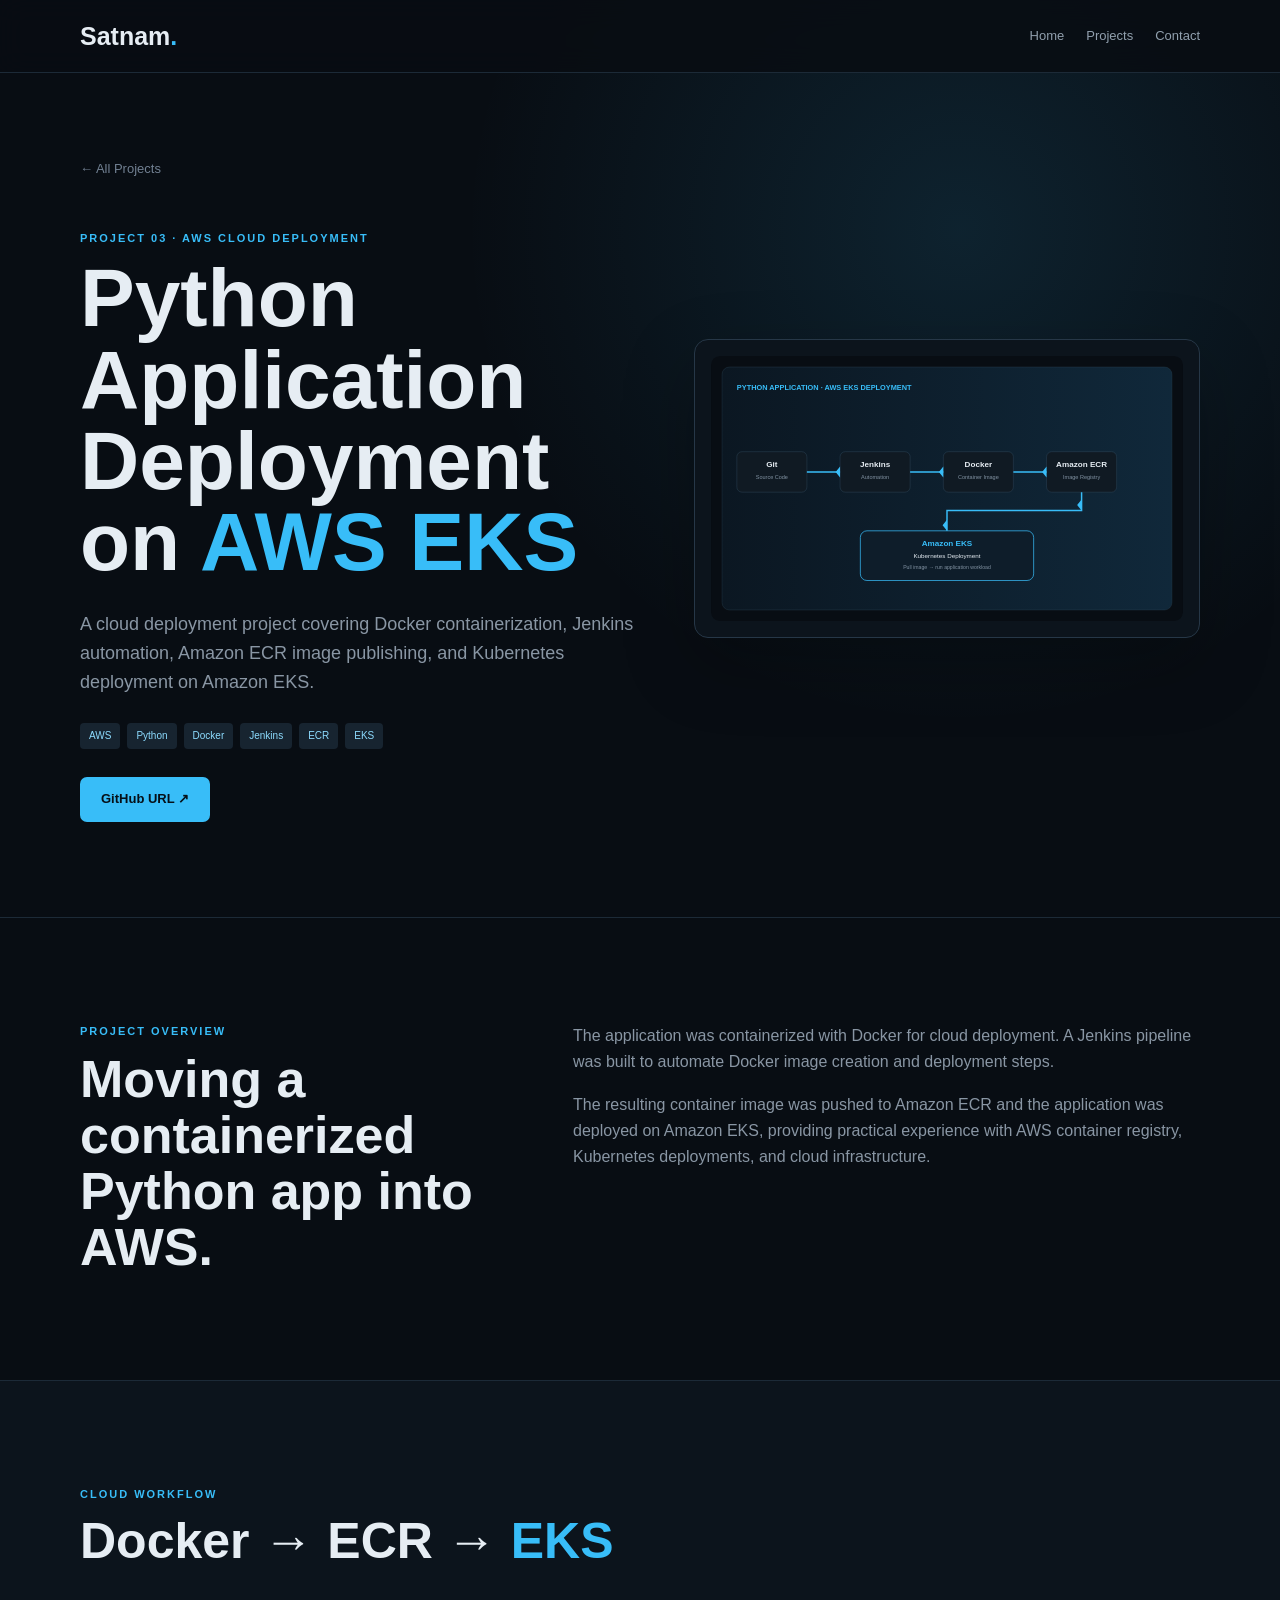
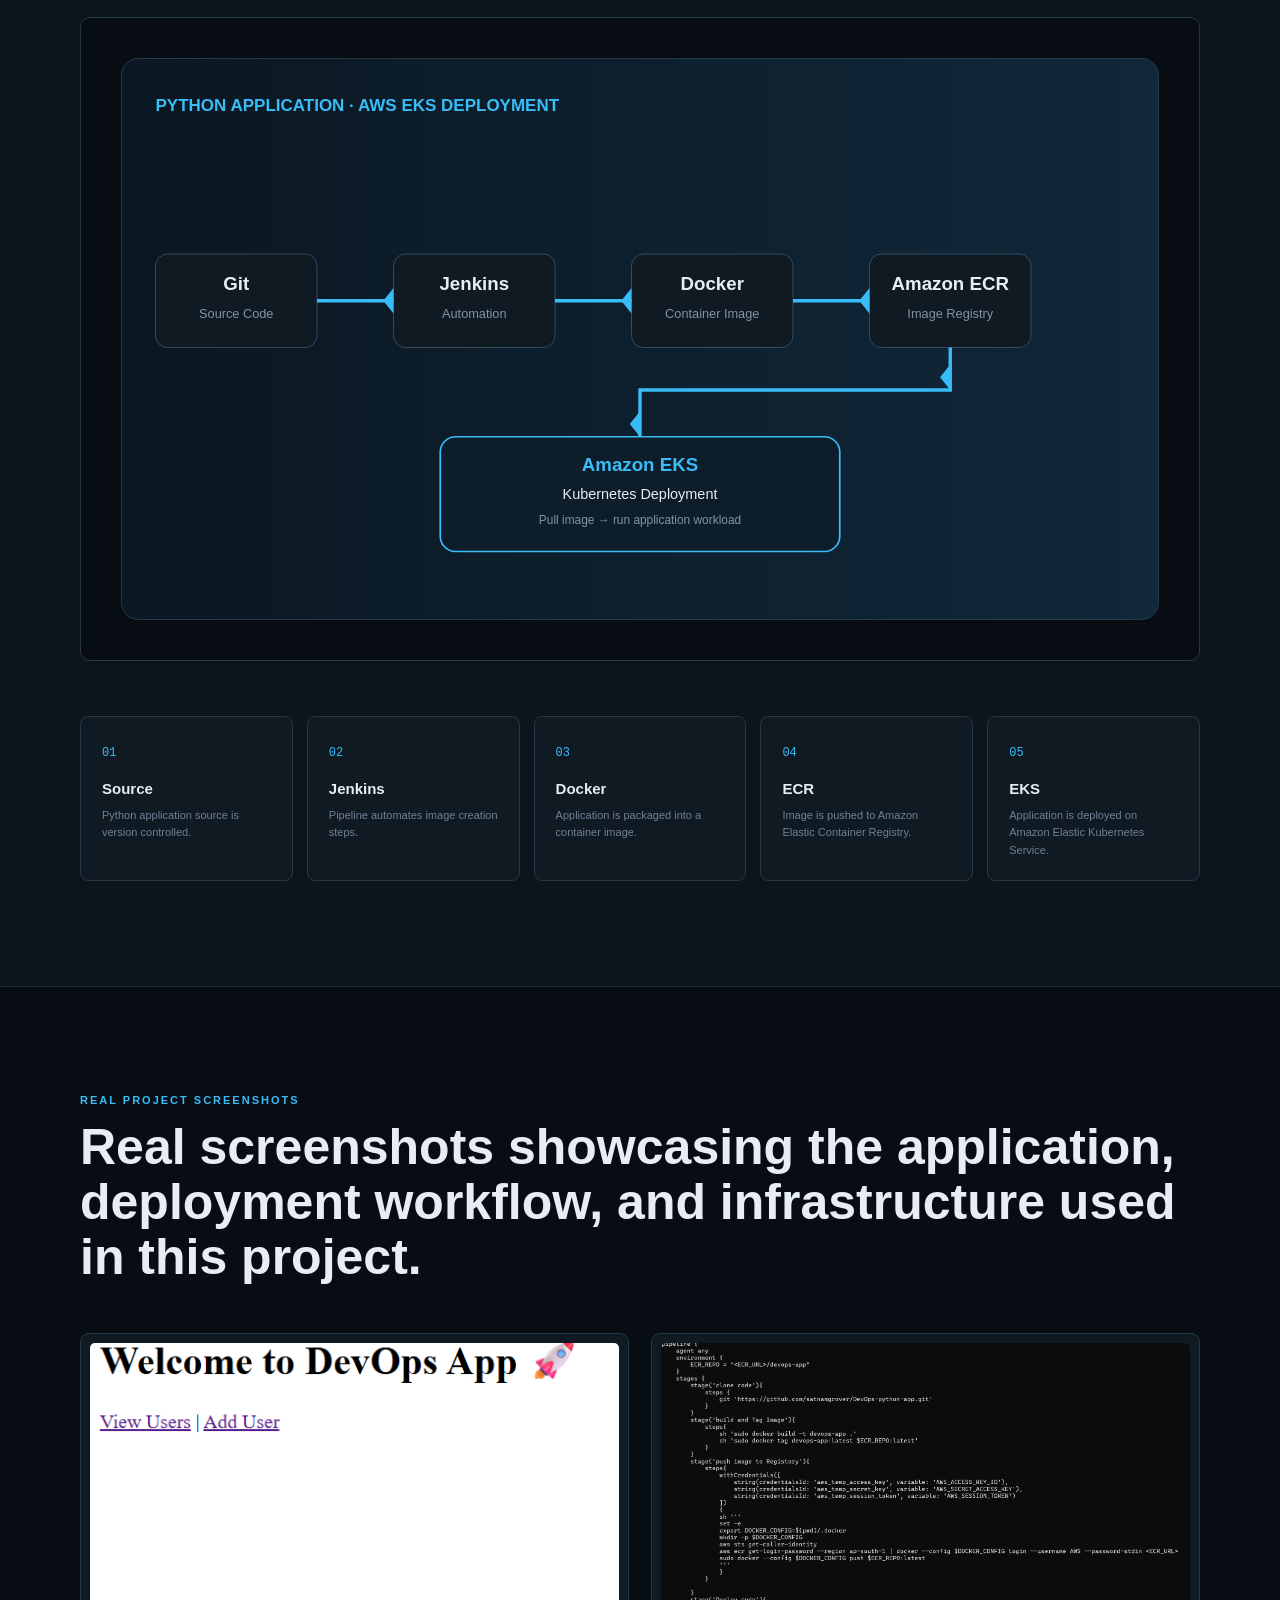
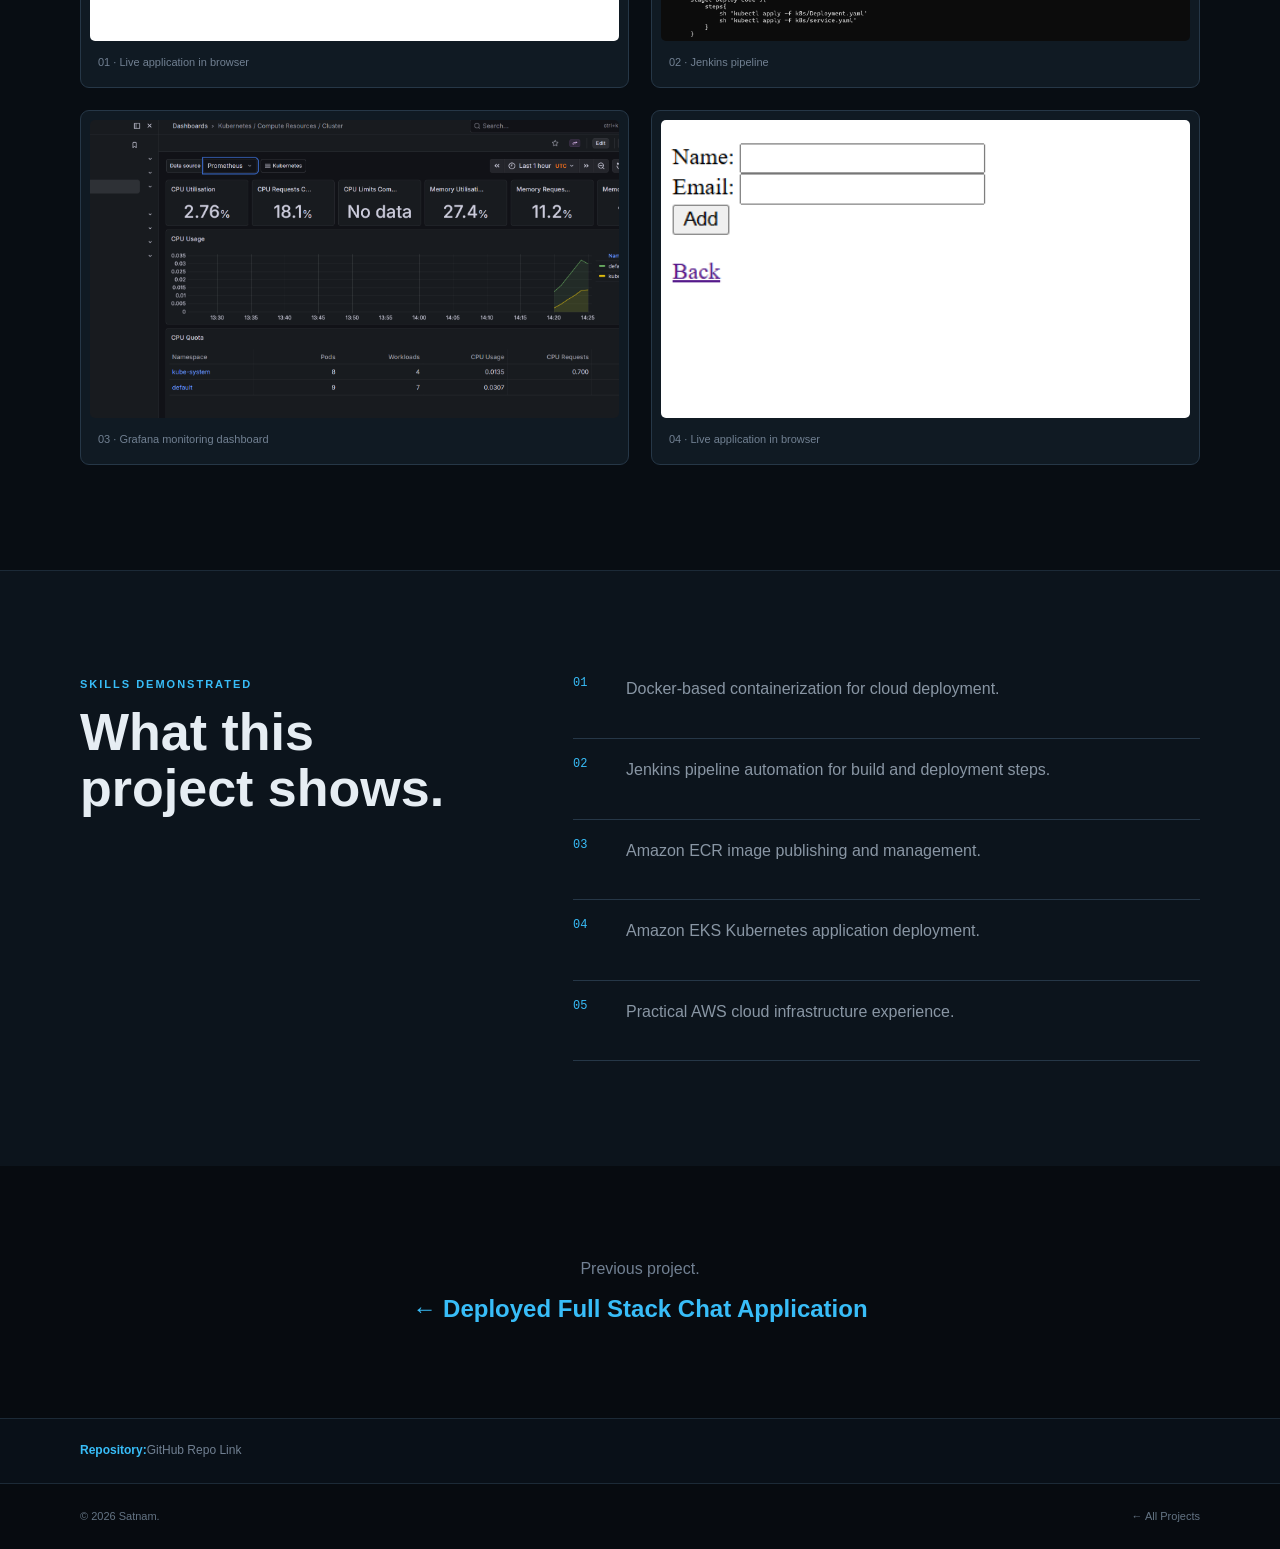
<file: projects/python-aws-eks.html>
<!DOCTYPE html>
<html lang="en"><head><meta charset="UTF-8"><meta name="viewport" content="width=device-width, initial-scale=1.0"><meta name="description" content="Python Application Deployment on AWS EKS case study by Satnam."><title>Python Application on AWS EKS | Satnam</title><link rel="stylesheet" href="../style.css"><link rel="stylesheet" href="../projects.css"></head>
<body>
<header class="navbar"><div class="container nav-container"><a href="../index.html" class="logo">Satnam<span>.</span></a><nav class="nav-links"><a href="../index.html">Home</a><a href="../projects.html">Projects</a><a href="../index.html#contact">Contact</a></nav><button class="menu-btn" id="menuBtn">☰</button></div></header>
<main>
<section class="project-detail-hero"><div class="container project-hero-grid"><div><a href="../projects.html" class="back-projects">← All Projects</a><p class="project-label">PROJECT 03 · AWS CLOUD DEPLOYMENT</p><h1>Python Application Deployment on <span>AWS EKS</span></h1><p class="project-detail-intro">A cloud deployment project covering Docker containerization, Jenkins automation, Amazon ECR image publishing, and Kubernetes deployment on Amazon EKS.</p><div class="showcase-stack"><span>AWS</span><span>Python</span><span>Docker</span><span>Jenkins</span><span>ECR</span><span>EKS</span></div><div class="project-actions"><a href="https://github.com/satnamgrover/DevOps-python-app.git" class="btn btn-primary">GitHub URL ↗</a></div></div><div class="detail-thumbnail"><img src="../assets/projects/eks/architecture.svg" alt="Python application AWS EKS thumbnail"></div></div></section>
<section class="project-detail-section"><div class="container"><div class="detail-grid"><div><p class="section-label">PROJECT OVERVIEW</p><h2>Moving a containerized Python app into AWS.</h2></div><div><p>The application was containerized with Docker for cloud deployment. A Jenkins pipeline was built to automate Docker image creation and deployment steps.</p><p>The resulting container image was pushed to Amazon ECR and the application was deployed on Amazon EKS, providing practical experience with AWS container registry, Kubernetes deployments, and cloud infrastructure.</p></div></div></div></section>
<section class="project-detail-section section-dark"><div class="container"><div class="section-heading"><p class="section-label">CLOUD WORKFLOW</p><h2>Docker → ECR → <span>EKS</span></h2></div><div class="architecture-image"><img src="../assets/projects/eks/architecture.svg" alt="Python application AWS EKS architecture"></div><div class="workflow"><div><strong>01</strong><h3>Source</h3><p>Python application source is version controlled.</p></div><div><strong>02</strong><h3>Jenkins</h3><p>Pipeline automates image creation steps.</p></div><div><strong>03</strong><h3>Docker</h3><p>Application is packaged into a container image.</p></div><div><strong>04</strong><h3>ECR</h3><p>Image is pushed to Amazon Elastic Container Registry.</p></div><div><strong>05</strong><h3>EKS</h3><p>Application is deployed on Amazon Elastic Kubernetes Service.</p></div></div></div></section>
<section class="project-detail-section"><div class="container"><div class="section-heading"><p class="section-label">REAL PROJECT SCREENSHOTS</p><h2>Real screenshots showcasing the application, deployment workflow, and infrastructure used in this project.</h2></div><div class="project-gallery"><figure><img src="../assets/projects/eks/Home_page.png" alt="AWS EKS live application screenshot placeholder"><figcaption>01 · Live application in browser</figcaption></figure><figure><img src="../assets/projects/eks/PipeLine.png" alt="Jenkins pipeline screenshot placeholder"><figcaption>02 · Jenkins pipeline</figcaption></figure><figure><img src="../assets/projects/eks/Grafana.png" alt="Grafana monitoring dashboard screenshot placeholder"><figcaption>03 · Grafana monitoring dashboard</figcaption></figure><figure><img src="../assets/projects/eks/Add_user.png" alt="AWS EKS live application screenshot placeholder"><figcaption>04 · Live application in browser</figcaption></div></div></section>
<section class="project-detail-section section-dark"><div class="container"><div class="detail-grid"><div><p class="section-label">SKILLS DEMONSTRATED</p><h2>What this project shows.</h2></div><div class="learning-list"><div><span>01</span><p>Docker-based containerization for cloud deployment.</p></div><div><span>02</span><p>Jenkins pipeline automation for build and deployment steps.</p></div><div><span>03</span><p>Amazon ECR image publishing and management.</p></div><div><span>04</span><p>Amazon EKS Kubernetes application deployment.</p></div><div><span>05</span><p>Practical AWS cloud infrastructure experience.</p></div></div></div></div></section>
<section class="project-next"><div class="container"><p>Previous project.</p><a href="full-stack-chat-kubernetes.html">← Deployed Full Stack Chat Application</a></div></section>
<section id="repository" class="repo-note"><div class="container"><strong>Repository:</strong><a href="https://github.com/satnamgrover/DevOps-python-app.git">GitHub Repo Link</a></div></section>
</main><footer><div class="container footer-content"><p>© 2026 Satnam.</p><a href="../projects.html">← All Projects</a></div></footer><script src="../script.js"></script></body></html>
</file>
<file: style.css>
*{margin:0;padding:0;box-sizing:border-box}html{scroll-behavior:smooth}body{font-family:Inter,Arial,Helvetica,sans-serif;background:#080d13;color:#e6edf3;line-height:1.6}a{text-decoration:none;color:inherit}.container{width:min(1120px,90%);margin:auto}.navbar{position:fixed;top:0;left:0;width:100%;z-index:1000;background:rgba(8,13,19,.88);backdrop-filter:blur(14px);border-bottom:1px solid #1c2a37}.nav-container{height:72px;display:flex;align-items:center;justify-content:space-between}.logo{font-size:25px;font-weight:800}.logo span,.section-heading h2 span,.hero h1 span,.contact-content h2 span{color:#38bdf8}.nav-links{display:flex;gap:22px}.nav-links a{color:#91a0ae;font-size:13px;transition:.25s}.nav-links a:hover{color:#38bdf8}.menu-btn{display:none;border:0;background:none;color:#fff;font-size:24px}.hero{min-height:100vh;display:flex;align-items:center;padding-top:100px;background:radial-gradient(circle at 80% 20%,rgba(56,189,248,.11),transparent 35%)}.hero-container{display:grid;grid-template-columns:1.1fr .9fr;gap:70px;align-items:center}.eyebrow{display:inline-flex;align-items:center;gap:8px;color:#38bdf8;font-size:13px;font-weight:700;margin-bottom:18px}.status-dot{width:8px;height:8px;background:#22c55e;border-radius:50%;box-shadow:0 0 12px #22c55e}.hero h1{font-size:clamp(48px,7vw,78px);line-height:1.03;margin-bottom:8px}.hero h2{font-size:clamp(25px,4vw,38px);color:#aab5c0;margin-bottom:18px}.hero-description{max-width:620px;color:#8996a4;font-size:17px;margin-bottom:28px}.hero-buttons{display:flex;gap:12px;flex-wrap:wrap}.btn{display:inline-block;padding:12px 21px;border-radius:7px;font-size:13px;font-weight:700;transition:.25s}.btn-primary{background:#38bdf8;color:#061018}.btn-primary:hover{transform:translateY(-2px);box-shadow:0 10px 30px rgba(56,189,248,.2)}.btn-secondary{border:1px solid #334455;color:#e6edf3}.btn-secondary:hover{border-color:#38bdf8;color:#38bdf8}.social-links,.contact-links{display:flex;gap:20px;margin-top:24px}.social-links a,.contact-links a{color:#788897;font-size:13px}.social-links a:hover,.contact-links a:hover{color:#38bdf8}.terminal{background:#0c141c;border:1px solid #263747;border-radius:10px;overflow:hidden;box-shadow:0 25px 70px rgba(0,0,0,.35)}.terminal-header{height:44px;display:flex;align-items:center;padding:0 14px;border-bottom:1px solid #263747}.terminal-dots{display:flex;gap:6px;margin-right:16px}.terminal-dots i{width:9px;height:9px;border-radius:50%;background:#536474}.terminal-header small{color:#718092}.terminal-body{padding:24px;font:13px/1.8 "Courier New",monospace}.terminal-body b{color:#4ade80}.muted{color:#8a99a8}.success{color:#4ade80}.cursor{display:inline-block;width:7px;height:14px;background:#38bdf8;vertical-align:middle;animation:blink 1s infinite}@keyframes blink{50%{opacity:0}}.section{padding:105px 0}.section-dark{background:#0c141c}.section-heading{margin-bottom:48px}.section-label,.project-label{color:#38bdf8;font-size:11px;font-weight:800;letter-spacing:2px;margin-bottom:10px}.section-heading h2{font-size:clamp(32px,5vw,50px);line-height:1.1}.section-intro{max-width:720px;color:#7f8d9b;margin-top:18px}.about-content{display:grid;grid-template-columns:250px 1fr;gap:65px;align-items:center}.profile-placeholder{width:210px;height:210px;border-radius:50%;display:flex;align-items:center;justify-content:center;background:#101b25;border:1px solid #2a3b4b;color:#38bdf8;font-size:50px;font-weight:800}.about-text{max-width:720px}.about-text p{color:#8b99a7;margin-bottom:18px}.skills-grid{display:grid;grid-template-columns:repeat(5,1fr);gap:14px}.skill-card{padding:23px 17px;background:#101a23;border:1px solid #263747;border-radius:9px;transition:.25s}.skill-card:hover{transform:translateY(-5px);border-color:#38bdf8}.skill-icon{font-size:25px;margin-bottom:13px}.skill-card h3{font-size:16px;margin-bottom:7px}.skill-card p{font-size:12px;color:#7f8d9b}.pipeline{display:flex;align-items:center;justify-content:center;gap:10px;overflow-x:auto;padding:15px 0 30px}.pipeline-step{min-width:125px;padding:22px 14px;text-align:center;background:#101a23;border:1px solid #263747;border-radius:9px}.pipeline-step strong{display:block;color:#38bdf8;font:12px monospace;margin-bottom:8px}.pipeline-step h3{font-size:15px}.pipeline-step p{font-size:11px;color:#718092}.pipeline>b{color:#38bdf8}.architecture{max-width:900px;margin:auto}.architecture-layer{display:grid;grid-template-columns:48px 1fr auto;gap:22px;align-items:center;padding:23px;background:#101a23;border:1px solid #263747;border-radius:9px;transition:.25s}.architecture-layer:hover{border-color:#38bdf8}.architecture-layer>strong{width:40px;height:40px;display:flex;align-items:center;justify-content:center;border-radius:50%;background:#132333;color:#38bdf8;font-size:12px}.architecture-layer h3{font-size:16px}.architecture-layer p{font-size:12px;color:#718092}.chips,.project-tags,.showcase-stack{display:flex;gap:7px;flex-wrap:wrap}.chips span,.project-tags span,.showcase-stack span{padding:5px 9px;background:#172430;border-radius:4px;color:#8ddcff;font-size:10px}.architecture-line{height:25px;width:2px;margin:auto;background:#263747}.featured-projects{display:grid;gap:28px}.featured-project{display:grid;grid-template-columns:1.05fr .95fr;gap:40px;align-items:center;padding:25px;background:#0d161f;border:1px solid #263747;border-radius:12px;transition:.25s}.featured-project:hover{border-color:#38bdf8}.project-visual{position:relative;display:block;overflow:hidden;border-radius:8px;border:1px solid #263747;background:#080d13}.project-visual img{display:block;width:100%;aspect-ratio:16/9;object-fit:cover;transition:.4s}.featured-project:hover .project-visual img{transform:scale(1.025)}.visual-cta{position:absolute;right:14px;bottom:14px;padding:7px 10px;background:rgba(8,13,19,.85);border:1px solid #33495a;border-radius:5px;color:#8ddcff;font-size:10px}.featured-project-content h3{font-size:30px;line-height:1.15;margin:8px 0 14px}.featured-project-content>p:not(.project-label){color:#8996a4;margin-bottom:20px}.project-tags{margin-bottom:24px}.project-view-btn{display:inline-flex;gap:9px;color:#38bdf8;font-size:13px;font-weight:800}.project-view-btn:hover{gap:14px}.center{text-align:center;margin-top:38px}.education-card{display:flex;align-items:center;gap:28px;padding:28px;background:#101a23;border:1px solid #263747;border-radius:9px}.education-year{color:#38bdf8;font:700 18px monospace;min-width:80px}.education-card h3{margin-bottom:6px}.education-card p{color:#8996a4}.contact-section{text-align:center}.contact-content{max-width:720px}.contact-content{margin:auto}.contact-content h2{font-size:clamp(40px,6vw,60px);margin-bottom:18px}.contact-content>p:not(.section-label){color:#8996a4;margin-bottom:28px}.contact-links{justify-content:center}footer{border-top:1px solid #1c2a37;background:#070b10;padding:24px 0}.footer-content{display:flex;justify-content:space-between;align-items:center}.footer-content p,.footer-content a{color:#647484;font-size:11px}.footer-content a:hover{color:#38bdf8}.reveal{animation:rise .8s ease both}@keyframes rise{from{opacity:0;transform:translateY(18px)}to{opacity:1;transform:none}}@media(max-width:1000px){.hero-container{grid-template-columns:1fr}.hero-terminal{max-width:720px}.skills-grid{grid-template-columns:repeat(3,1fr)}.featured-project{grid-template-columns:1fr}.architecture-layer{grid-template-columns:45px 1fr}.chips{grid-column:2}.chips span{font-size:9px}}@media(max-width:700px){.nav-links{display:none;position:absolute;top:72px;left:0;width:100%;flex-direction:column;background:#080d13;border-bottom:1px solid #1c2a37}.nav-links.active{display:flex}.nav-links a{padding:13px 5%;border-bottom:1px solid #1c2a37}.menu-btn{display:block}.hero{padding-top:125px}.skills-grid{grid-template-columns:repeat(2,1fr)}.about-content{grid-template-columns:1fr}.profile-placeholder{width:175px;height:175px}.pipeline{justify-content:flex-start}.pipeline>b{display:none}.pipeline-step{min-width:120px}.architecture-layer{grid-template-columns:1fr}.chips{grid-column:auto}.education-card{flex-direction:column;align-items:flex-start}.contact-links{flex-direction:column;gap:10px}.footer-content{flex-direction:column;gap:8px;text-align:center}}@media(max-width:450px){.skills-grid{grid-template-columns:1fr}.hero-buttons{flex-direction:column}.hero-buttons .btn{text-align:center}}
</file>
<file: projects.css>
.projects-hero{min-height:62vh;display:flex;align-items:center;padding-top:110px;background:radial-gradient(circle at 70% 25%,rgba(56,189,248,.11),transparent 40%)}.projects-hero h1{max-width:900px;font-size:clamp(45px,7vw,78px);line-height:1.03;margin:12px 0 22px}.projects-hero h1 span{color:#38bdf8}.projects-hero p:not(.section-label){max-width:760px;color:#8996a4;font-size:17px}.projects-list{padding:70px 0}.project-showcase{position:relative;display:grid;grid-template-columns:1fr 1fr;gap:65px;align-items:center;padding:80px 0;border-top:1px solid #1c2a37}.project-showcase:last-child{border-bottom:1px solid #1c2a37}.showcase-number{position:absolute;top:18px;left:0;color:#182632;font-size:80px;font-weight:900;line-height:1}.showcase-content{position:relative;z-index:2}.showcase-content h2{font-size:clamp(32px,4vw,50px);line-height:1.08;margin:10px 0 17px}.showcase-description{color:#8996a4;max-width:590px;margin-bottom:22px}.showcase-stack{display:flex;gap:7px;flex-wrap:wrap;margin-bottom:27px}.showcase-stack span,.project-tags span{padding:5px 9px;background:#172430;border-radius:4px;color:#8ddcff;font-size:10px}.project-view-btn{display:inline-flex;gap:9px;color:#38bdf8;font-size:13px;font-weight:800}.project-view-btn:hover{gap:14px}.showcase-visual{position:relative;min-height:350px;display:flex;align-items:center;justify-content:center;padding:25px;background:#0c141c;border:1px solid #263747;border-radius:12px;overflow:hidden}.showcase-visual img{width:100%;display:block;border-radius:7px;transition:.4s}.showcase-visual:hover{border-color:#38bdf8}.showcase-visual:hover img{transform:scale(1.025)}.visual-cta{position:absolute;right:16px;bottom:16px;padding:7px 10px;background:rgba(8,13,19,.9);border:1px solid #33495a;border-radius:5px;color:#8ddcff;font-size:10px}.project-detail-hero{padding:155px 0 95px;background:radial-gradient(circle at 75% 25%,rgba(56,189,248,.12),transparent 42%)}.project-hero-grid{display:grid;grid-template-columns:1.05fr .95fr;gap:55px;align-items:center}.back-projects{display:inline-block;margin-bottom:50px;color:#718092;font-size:13px}.back-projects:hover{color:#38bdf8}.project-detail-hero h1{max-width:1000px;font-size:clamp(45px,7vw,82px);line-height:.99;margin:10px 0 28px}.project-detail-hero h1 span{color:#38bdf8}.project-detail-intro{max-width:760px;color:#8996a4;font-size:18px;margin-bottom:27px}.project-actions{margin-top:28px}.detail-thumbnail{padding:16px;background:#0c141c;border:1px solid #263747;border-radius:14px;box-shadow:0 25px 70px rgba(0,0,0,.25)}.detail-thumbnail img{display:block;width:100%;border-radius:8px}.project-detail-section{padding:105px 0;border-top:1px solid #1c2a37}.detail-grid{display:grid;grid-template-columns:.8fr 1.2fr;gap:75px;align-items:start}.detail-grid h2{font-size:clamp(31px,5vw,52px);line-height:1.08}.detail-grid>div:last-child p{color:#8996a4;margin-bottom:18px}.architecture-image{padding:15px;background:#080d13;border:1px solid #263747;border-radius:10px;margin-bottom:55px}.architecture-image img{display:block;width:100%;border-radius:6px}.workflow{display:grid;grid-template-columns:repeat(5,1fr);gap:14px}.workflow>div{padding:21px;background:#101a23;border:1px solid #263747;border-radius:8px}.workflow strong{color:#38bdf8;font:12px monospace}.workflow h3{font-size:15px;margin:13px 0 6px}.workflow p{color:#718092;font-size:11px}.project-gallery{display:grid;grid-template-columns:repeat(2,1fr);gap:22px}.project-gallery figure{margin:0;padding:9px;background:#101a23;border:1px solid #263747;border-radius:9px;transition:.25s}.project-gallery figure:hover{border-color:#38bdf8;transform:translateY(-4px)}.project-gallery img{display:block;width:100%;aspect-ratio:16/9;object-fit:cover;background:#080d13;border-radius:5px}.project-gallery figcaption{padding:13px 8px 7px;color:#718092;font-size:11px}.learning-list{display:flex;flex-direction:column;gap:18px}.learning-list>div{display:grid;grid-template-columns:40px 1fr;gap:13px;padding-bottom:18px;border-bottom:1px solid #263747}.learning-list span{color:#38bdf8;font:12px monospace}.learning-list p{color:#8996a4;margin:0}.repo-note{padding:22px 0;background:#091018;border-top:1px solid #1c2a37}.repo-note .container{color:#718092;font-size:12px}.repo-note strong{color:#38bdf8}.project-next{padding:90px 0;text-align:center;background:#070b10}.project-next p{color:#718092;margin-bottom:8px}.project-next a{color:#38bdf8;font-size:24px;font-weight:800}.project-next a:hover{color:#7dd3fc}@media(max-width:1000px){.project-hero-grid,.project-showcase,.detail-grid{grid-template-columns:1fr}.detail-thumbnail{max-width:760px}.workflow{grid-template-columns:repeat(2,1fr)}}@media(max-width:600px){.project-detail-hero{padding-top:130px}.project-gallery{grid-template-columns:1fr}.workflow{grid-template-columns:1fr}.project-detail-hero h1{font-size:49px}.showcase-visual{min-height:auto}}
</file>
